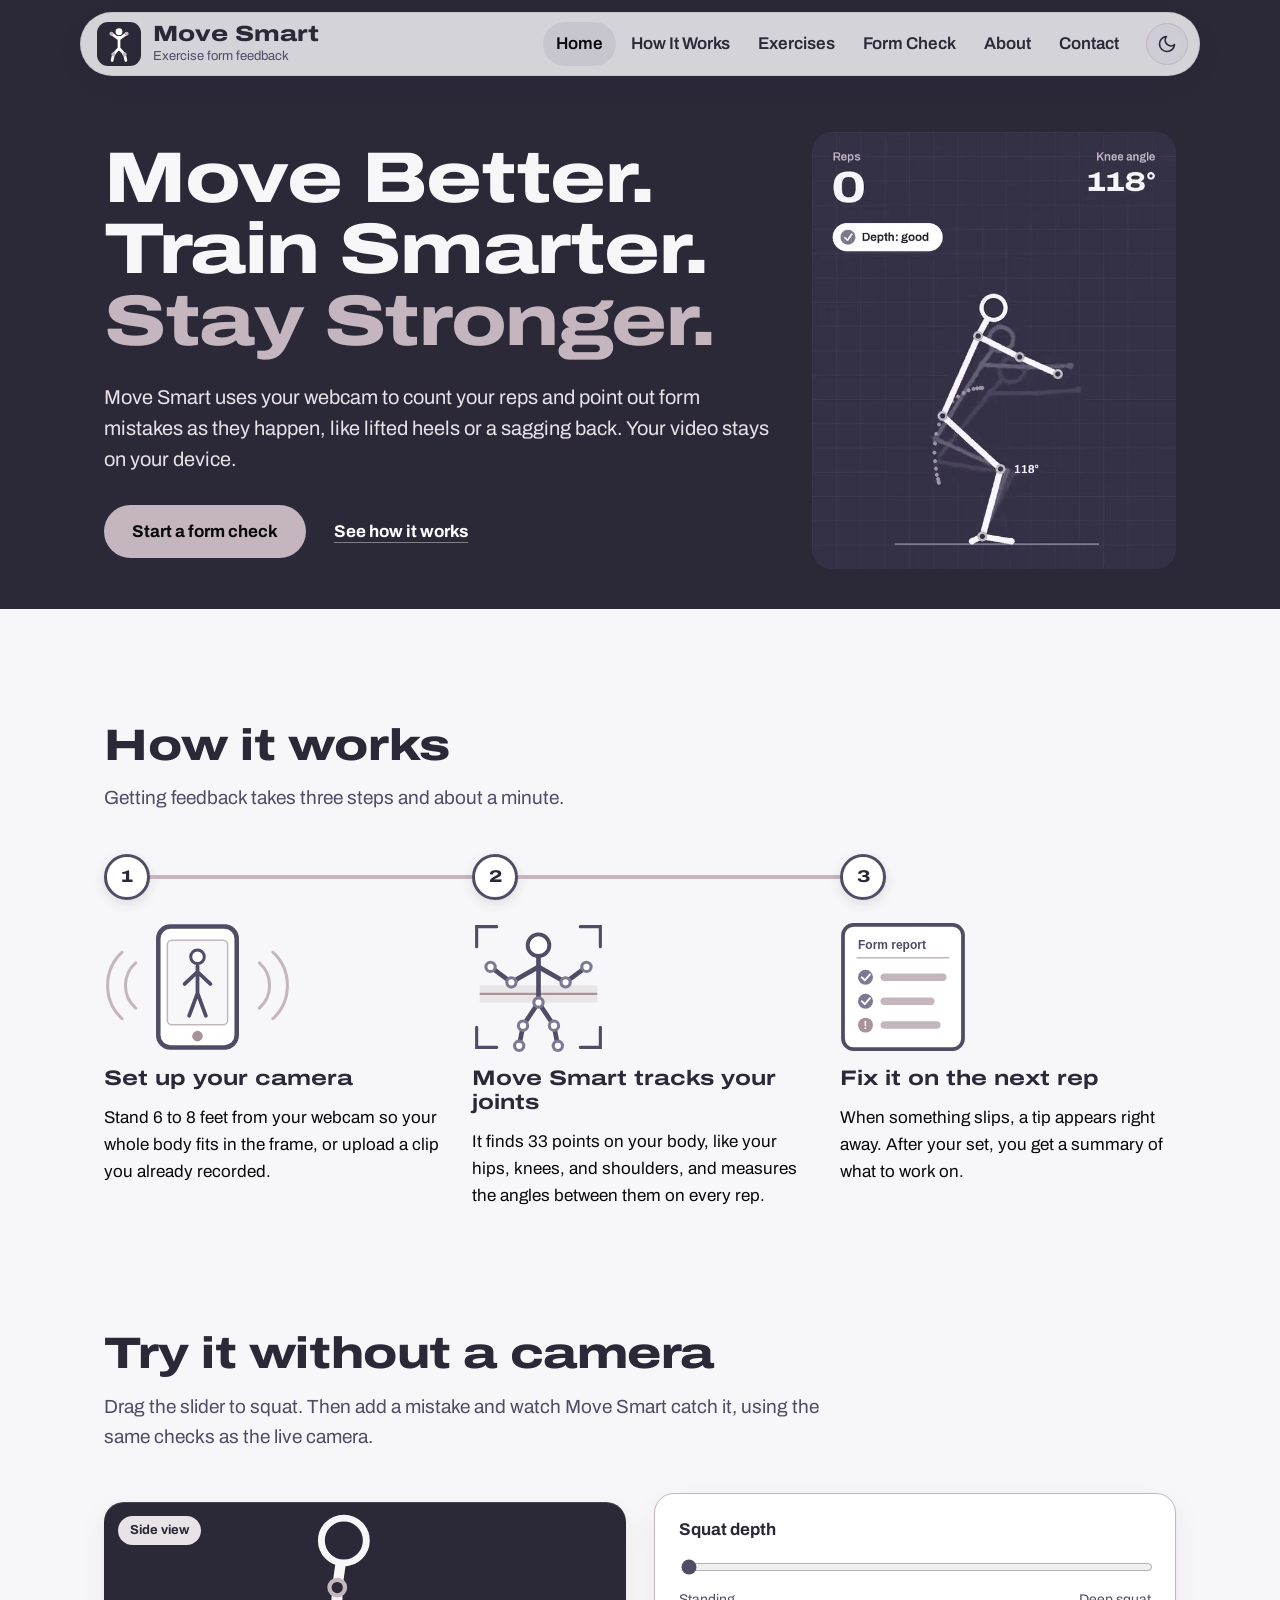
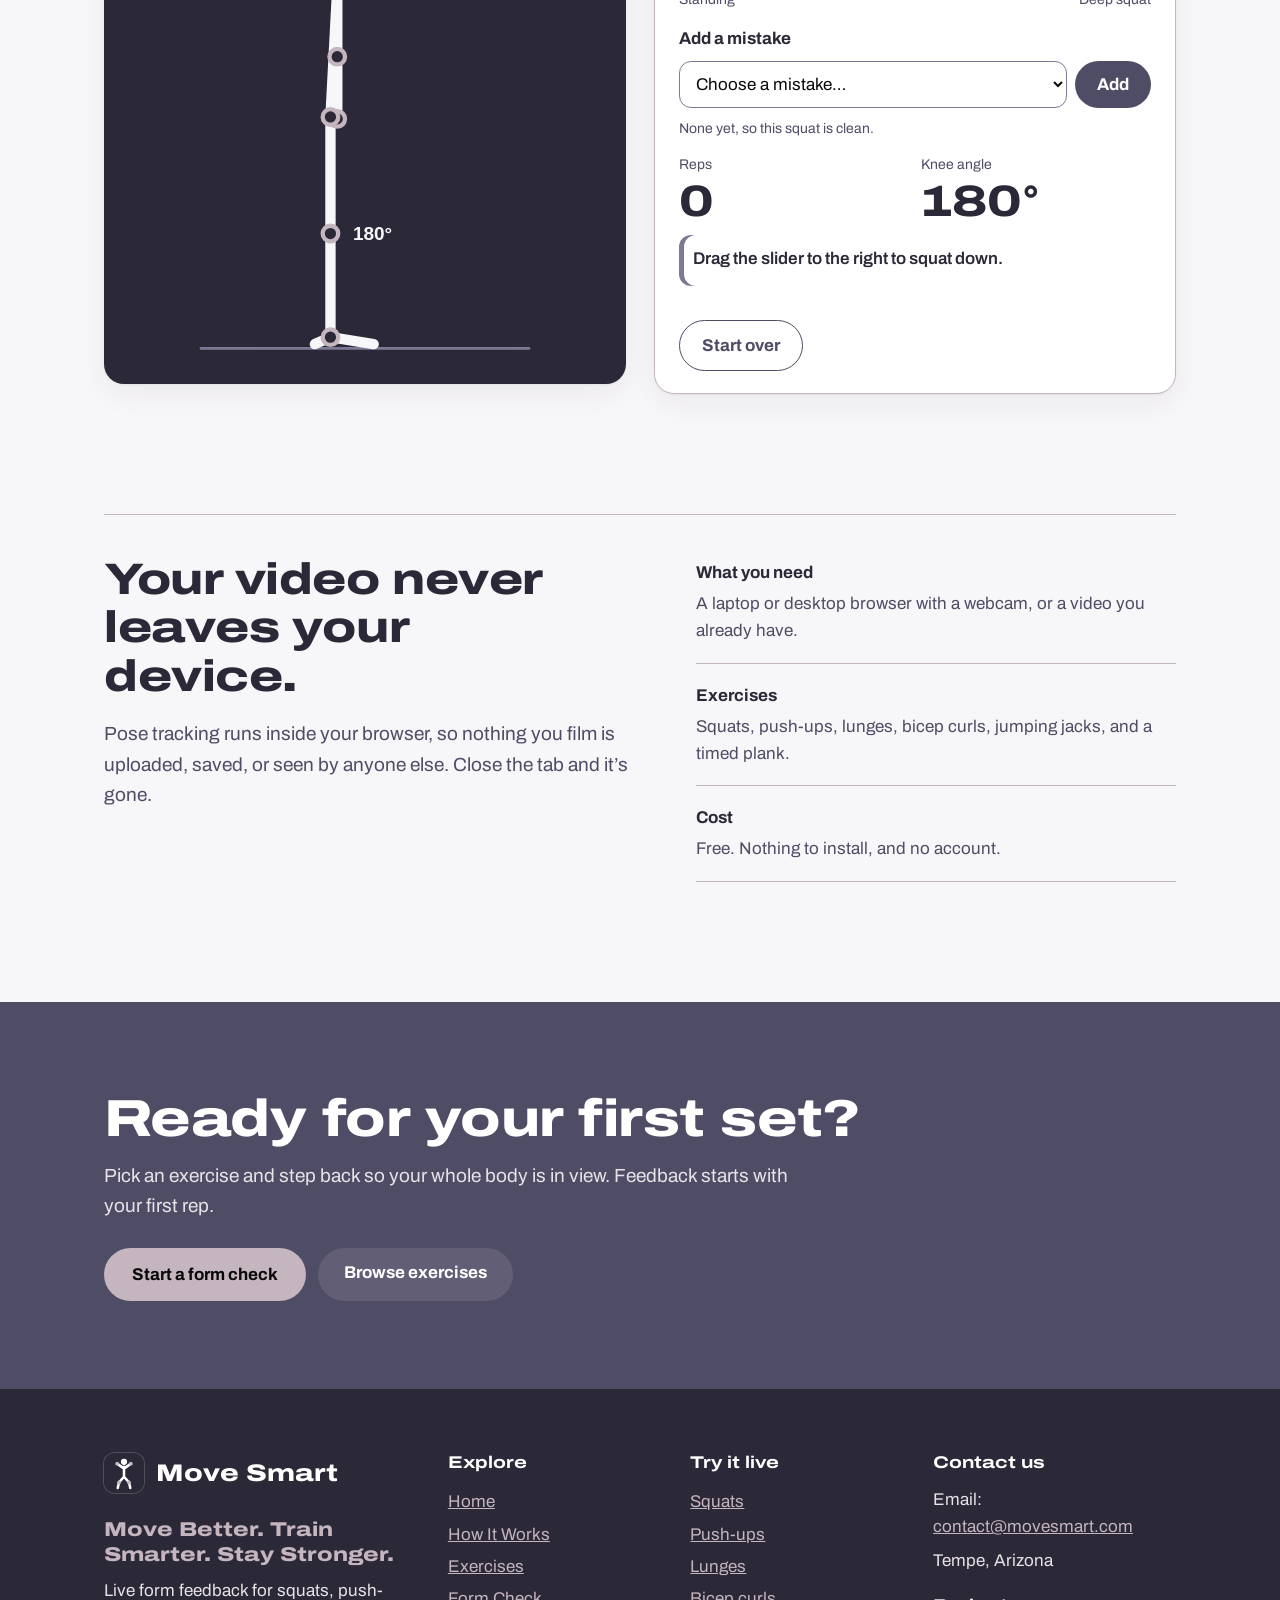
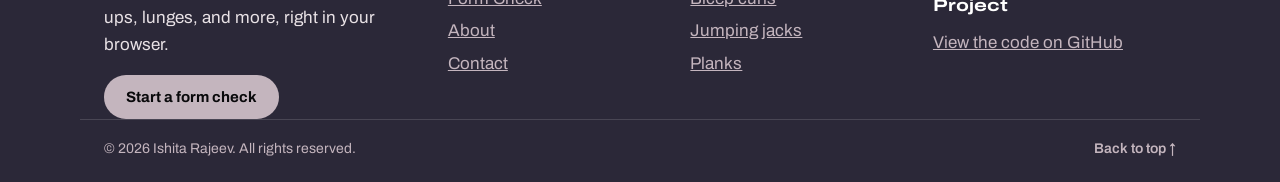
<file: index.html>
<!DOCTYPE html>
<html lang="en">
<head>
  <meta charset="UTF-8">
  <meta name="viewport" content="width=device-width, initial-scale=1.0">
  <meta name="description" content="Move Smart uses your webcam to count reps and catch form mistakes as they happen. Your video never leaves your device.">
  <meta name="keywords" content="exercise form, form check, rep counter, pose tracking, workout feedback, squat form">
  <meta name="author" content="Ishita Rajeev">
  <title>Move Smart | Live Exercise Form Feedback</title>
  <link rel="icon" href="images/logo.svg" type="image/svg+xml">
  <link rel="preconnect" href="https://fonts.googleapis.com">
  <link rel="preconnect" href="https://fonts.gstatic.com" crossorigin>
  <link href="https://fonts.googleapis.com/css2?family=Archivo:wdth,wght@62..125,100..900&display=swap" rel="stylesheet">
  <link rel="stylesheet" href="css/style.css">
  <script>
    // pick light or dark before the page shows, so it never flashes the wrong colors
    (function () {
      var root = document.documentElement, theme = null;
      try { theme = localStorage.getItem("movesmart-theme"); } catch (e) {}
      if (theme !== "light" && theme !== "dark") {
        theme = window.matchMedia && matchMedia("(prefers-color-scheme: dark)").matches ? "dark" : "light";
      }
      root.setAttribute("data-theme", theme);
      root.className += " js";
    })();
  </script>
  <script src="js/site.js" defer></script>
  <script src="js/pose-logic.js" defer></script>
  <script src="js/practice.js" defer></script>
</head>
<body>


  <a class="skip-link" href="#main">Skip to main content</a>

  <header class="site-header">
    <div class="container header-bar">
      <a href="index.html" class="brand">
        <img src="images/logo.svg" alt="" width="44" height="44">
        <span>
          <span class="brand-name">Move Smart</span>
          <span class="tagline">Exercise form feedback</span>
        </span>
      </a>
      <button type="button" class="menu-toggle" aria-expanded="false" aria-controls="site-nav">
        <span class="menu-icon" aria-hidden="true"></span>
        <span class="menu-text">Menu</span>
      </button>
      <nav class="site-nav" id="site-nav" aria-label="Main navigation">
        <ul>
            <li><a href="index.html" class="active" aria-current="page">Home</a></li>
            <li><a href="how-it-works.html">How It Works</a></li>
            <li><a href="exercises.html">Exercises</a></li>
            <li><a href="form-check.html">Form Check</a></li>
            <li><a href="about.html">About</a></li>
            <li><a href="contact.html">Contact</a></li>
        </ul>
      </nav>
      <button type="button" class="theme-toggle" aria-pressed="false" title="Switch to dark mode">
        <span class="visually-hidden">Dark mode</span>
        <svg class="icon-moon" viewBox="0 0 24 24" fill="none" stroke="currentColor" stroke-width="2" stroke-linecap="round" stroke-linejoin="round" aria-hidden="true" focusable="false"><path d="M21 12.8A9 9 0 1 1 11.2 3a7 7 0 0 0 9.8 9.8z"/></svg>
        <svg class="icon-sun" viewBox="0 0 24 24" fill="none" stroke="currentColor" stroke-width="2" stroke-linecap="round" aria-hidden="true" focusable="false"><circle cx="12" cy="12" r="4.5"/><path d="M12 1.5v2.5M12 20v2.5M1.5 12H4M20 12h2.5M4.6 4.6l1.8 1.8M17.6 17.6l1.8 1.8M4.6 19.4l1.8-1.8M17.6 6.4l1.8-1.8"/></svg>
      </button>
    </div>
  </header>

  <main id="main">

    <section class="hero">
      <div class="container hero-grid">
        <div class="hero-text">
          <h1><span>Move Better.</span> <span>Train Smarter.</span> <span class="hero-accent">Stay Stronger.</span></h1>
          <p>Move Smart uses your webcam to count your reps and point out form mistakes as they happen, like lifted heels or a sagging back. Your video stays on your device.</p>
          <div class="hero-actions">
            <a href="form-check.html#live-check" class="btn">Start a form check</a>
            <a href="#how" class="hero-link">See how it works</a>
          </div>
        </div>
        <div class="hero-media">
          <video class="hero-video" autoplay muted loop playsinline poster="images/hero-loop-poster.jpg" width="600" height="720" aria-label="A pose-tracking skeleton does three squats while Move Smart counts the reps, shows the knee angle, and gives feedback on each rep">
            <source src="videos/hero-loop.mp4" type="video/mp4">
            <source src="videos/hero-loop.webm" type="video/webm">
          </video>
          <img class="hero-img" src="images/hero.svg" alt="Four overlapping pose-tracking outlines showing one squat from standing to the bottom position, with the hip path traced and a 55 degree knee angle marked" width="440" height="530">
        </div>
      </div>
    </section>

    <section class="container how" id="how">
      <h2>How it works</h2>
      <p class="section-intro">Getting feedback takes three steps and about a minute.</p>
      <ol class="steps">
        <li class="step">
          <span class="step-num" aria-hidden="true">1</span>
          <img class="img-light" src="images/step-record.svg" alt="Phone recording a person exercising" width="248" height="172">
          <img class="img-dark" src="images/step-record-dark.svg" alt="Phone recording a person exercising" width="248" height="172">
          <h3>Set up your camera</h3>
          <p>Stand 6 to 8 feet from your webcam so your whole body fits in the frame, or upload a clip you already recorded.</p>
        </li>
        <li class="step">
          <span class="step-num" aria-hidden="true">2</span>
          <img class="img-light" src="images/step-analyze.svg" alt="Body outline with tracking points on the joints" width="172" height="168">
          <img class="img-dark" src="images/step-analyze-dark.svg" alt="Body outline with tracking points on the joints" width="172" height="168">
          <h3>Move Smart tracks your joints</h3>
          <p>It finds 33 points on your body, like your hips, knees, and shoulders, and measures the angles between them on every rep.</p>
        </li>
        <li class="step">
          <span class="step-num" aria-hidden="true">3</span>
          <img class="img-light" src="images/step-feedback.svg" alt="Form report with two checks and one tip" width="168" height="174">
          <img class="img-dark" src="images/step-feedback-dark.svg" alt="Form report with two checks and one tip" width="168" height="174">
          <h3>Fix it on the next rep</h3>
          <p>When something slips, a tip appears right away. After your set, you get a summary of what to work on.</p>
        </li>
      </ol>
    </section>

    <section class="container practice" id="practice">
      <h2>Try it without a camera</h2>
      <p class="section-intro">Drag the slider to squat. Then add a mistake and watch Move Smart catch it, using the same checks as the live camera.</p>
      <div class="practice-grid">
        <div class="practice-stage">
          <span class="practice-view" id="practice-view">Side view</span>
          <svg id="practice-svg" viewBox="420 0 440 530" width="440" height="530" role="img" aria-labelledby="practice-svg-title">
            <title id="practice-svg-title">A pose-tracking skeleton that squats as you move the slider</title>
            <line x1="450" y1="503" x2="830" y2="503" stroke="#7c7994" stroke-width="3" stroke-linecap="round"/>
          </svg>
        </div>
        <div class="practice-panel">
          <label for="practice-depth">Squat depth</label>
          <input type="range" id="practice-depth" min="0" max="100" step="1" value="0" aria-describedby="practice-scale">
          <p class="practice-scale" id="practice-scale"><span>Standing</span><span>Deep squat</span></p>
          <div class="practice-mistakes">
            <label for="practice-add">Add a mistake</label>
            <div class="mistake-picker">
              <select id="practice-add">
                <option value="">Choose a mistake&hellip;</option>
                <option value="heels">Lift my heels</option>
                <option value="lean">Lean too far forward</option>
                <option value="shallow">Stop before I&rsquo;m deep enough</option>
                <option value="top">Don&rsquo;t stand all the way up</option>
                <option value="knees">Let my knees cave in</option>
              </select>
              <button type="button" class="btn btn-small btn-dark" id="practice-add-button">Add</button>
            </div>
            <ul class="mistake-chips" id="practice-chips" aria-label="Mistakes added" aria-live="polite"></ul>
          </div>
          <div class="practice-stats">
            <div>
              <span class="stat-label">Reps</span>
              <span class="stat-value" id="practice-reps">0</span>
            </div>
            <div>
              <span class="stat-label">Knee angle</span>
              <span class="stat-value" id="practice-angle">180&deg;</span>
            </div>
          </div>
          <p class="practice-cue" id="practice-cue" aria-live="polite">Drag the slider to the right to squat down.</p>
          <ol class="check-list rep-log" id="practice-log"></ol>
          <button type="button" class="btn btn-outline btn-small" id="practice-reset">Start over</button>
        </div>
      </div>
    </section>

    <section class="container privacy" id="privacy">
      <div class="privacy-grid">
        <div>
          <h2>Your video never leaves your device.</h2>
          <p>Pose tracking runs inside your browser, so nothing you film is uploaded, saved, or seen by anyone else. Close the tab and it&rsquo;s gone.</p>
        </div>
        <dl class="privacy-facts">
          <div>
            <dt>What you need</dt>
            <dd>A laptop or desktop browser with a webcam, or a video you already have.</dd>
          </div>
          <div>
            <dt>Exercises</dt>
            <dd>Squats, push-ups, lunges, bicep curls, jumping jacks, and a timed plank.</dd>
          </div>
          <div>
            <dt>Cost</dt>
            <dd>Free. Nothing to install, and no account.</dd>
          </div>
        </dl>
      </div>
    </section>

    <section class="closing">
      <div class="container">
        <h2>Ready for your first set?</h2>
        <p>Pick an exercise and step back so your whole body is in view. Feedback starts with your first rep.</p>
        <div class="closing-buttons">
          <a href="form-check.html#live-check" class="btn">Start a form check</a>
          <a href="exercises.html" class="btn btn-ghost">Browse exercises</a>
        </div>
      </div>
    </section>
  </main>

  <footer class="site-footer">
    <div class="container footer-top">
      <div class="footer-brand">
        <a href="index.html" class="footer-logo"><img src="images/logo.svg" alt="" width="40" height="40"> <span>Move Smart</span></a>
        <p class="footer-tagline">Move Better. Train Smarter. Stay Stronger.</p>
        <p>Live form feedback for squats, push-ups, lunges, and more, right in your browser.</p>
        <a href="form-check.html#live-check" class="btn btn-small">Start a form check</a>
      </div>
      <nav class="footer-col" aria-label="Footer">
        <h4>Explore</h4>
        <ul class="footer-links">
          <li><a href="index.html">Home</a></li>
          <li><a href="how-it-works.html">How It Works</a></li>
          <li><a href="exercises.html">Exercises</a></li>
          <li><a href="form-check.html">Form Check</a></li>
          <li><a href="about.html">About</a></li>
          <li><a href="contact.html">Contact</a></li>
        </ul>
      </nav>
      <div class="footer-col">
        <h4>Try it live</h4>
        <ul class="footer-links">
          <li><a href="form-check.html?exercise=squat#live-check">Squats</a></li>
          <li><a href="form-check.html?exercise=pushup#live-check">Push-ups</a></li>
          <li><a href="form-check.html?exercise=lunge#live-check">Lunges</a></li>
          <li><a href="form-check.html?exercise=curl#live-check">Bicep curls</a></li>
          <li><a href="form-check.html?exercise=jack#live-check">Jumping jacks</a></li>
          <li><a href="form-check.html?exercise=plank#live-check">Planks</a></li>
        </ul>
      </div>
      <div class="footer-col">
        <h4>Contact us</h4>
        <p>Email: <a href="mailto:contact@movesmart.com">contact@movesmart.com</a></p>
        <p>Tempe, Arizona</p>
        <h4 class="footer-follow">Project</h4>
        <p><a href="https://github.com/rajeevishita/MoveSmart" target="_blank" rel="noopener">View the code on GitHub</a></p>
      </div>
    </div>
    <div class="container footer-bottom">
      <p class="copyright">&copy; 2026 Ishita Rajeev. All rights reserved.</p>
      <a href="#main" class="back-to-top">Back to top <span aria-hidden="true">&uarr;</span></a>
    </div>
  </footer>

</body>
</html>
</file>
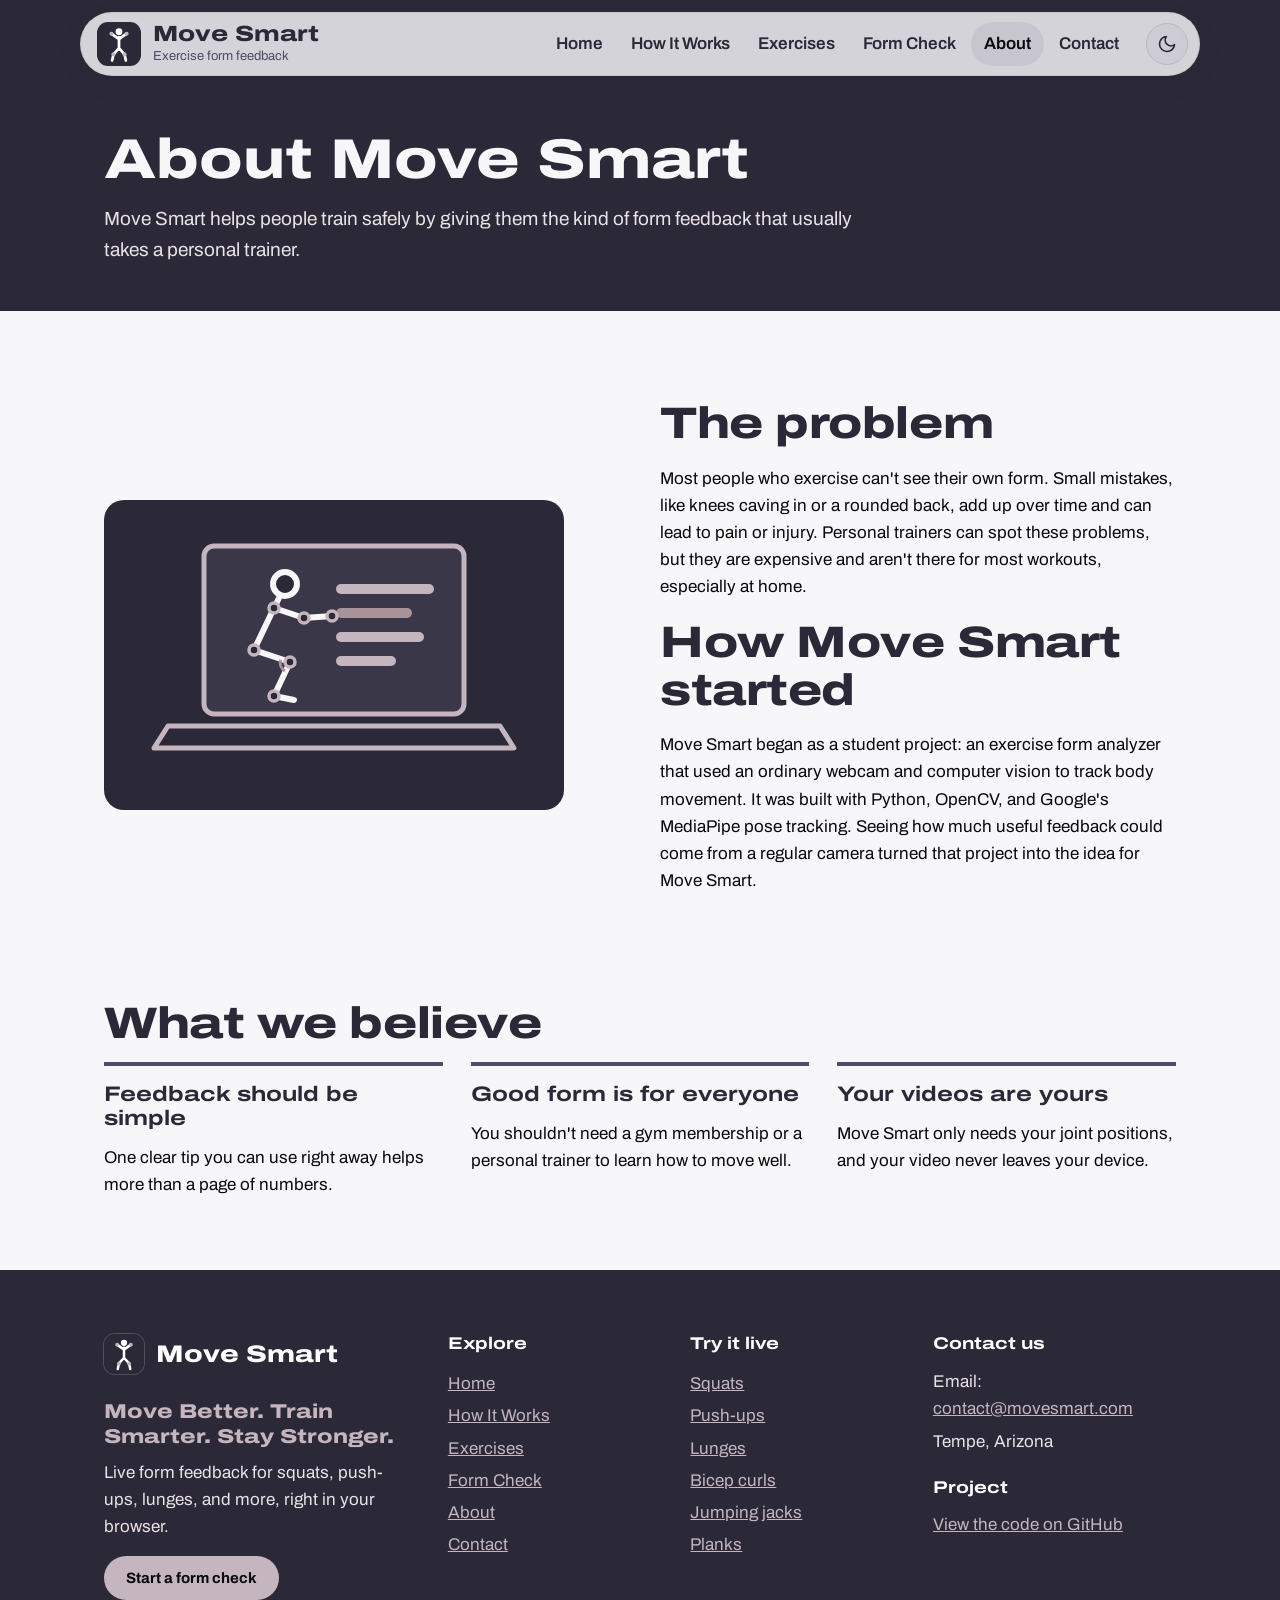
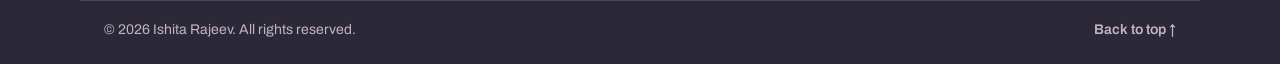
<file: about.html>
<!DOCTYPE html>
<html lang="en">
<head>
  <meta charset="UTF-8">
  <meta name="viewport" content="width=device-width, initial-scale=1.0">
  <meta name="description" content="Learn why Move Smart exists, how it grew out of a student computer vision project, and what we believe about good form.">
  <meta name="keywords" content="about Move Smart, exercise form problem, computer vision, MediaPipe">
  <meta name="author" content="Ishita Rajeev">
  <title>About | Move Smart</title>
  <link rel="icon" href="images/logo.svg" type="image/svg+xml">
  <link rel="preconnect" href="https://fonts.googleapis.com">
  <link rel="preconnect" href="https://fonts.gstatic.com" crossorigin>
  <link href="https://fonts.googleapis.com/css2?family=Archivo:wdth,wght@62..125,100..900&display=swap" rel="stylesheet">
  <link rel="stylesheet" href="css/style.css">
  <script>
    // pick light or dark before the page shows, so it never flashes the wrong colors
    (function () {
      var root = document.documentElement, theme = null;
      try { theme = localStorage.getItem("movesmart-theme"); } catch (e) {}
      if (theme !== "light" && theme !== "dark") {
        theme = window.matchMedia && matchMedia("(prefers-color-scheme: dark)").matches ? "dark" : "light";
      }
      root.setAttribute("data-theme", theme);
      root.className += " js";
    })();
  </script>
  <script src="js/site.js" defer></script>
</head>
<body>

  <a class="skip-link" href="#main">Skip to main content</a>

  <header class="site-header">
    <div class="container header-bar">
      <a href="index.html" class="brand">
        <img src="images/logo.svg" alt="" width="44" height="44">
        <span>
          <span class="brand-name">Move Smart</span>
          <span class="tagline">Exercise form feedback</span>
        </span>
      </a>
      <button type="button" class="menu-toggle" aria-expanded="false" aria-controls="site-nav">
        <span class="menu-icon" aria-hidden="true"></span>
        <span class="menu-text">Menu</span>
      </button>
      <nav class="site-nav" id="site-nav" aria-label="Main navigation">
        <ul>
            <li><a href="index.html">Home</a></li>
            <li><a href="how-it-works.html">How It Works</a></li>
            <li><a href="exercises.html">Exercises</a></li>
            <li><a href="form-check.html">Form Check</a></li>
            <li><a href="about.html" class="active" aria-current="page">About</a></li>
            <li><a href="contact.html">Contact</a></li>
        </ul>
      </nav>
      <button type="button" class="theme-toggle" aria-pressed="false" title="Switch to dark mode">
        <span class="visually-hidden">Dark mode</span>
        <svg class="icon-moon" viewBox="0 0 24 24" fill="none" stroke="currentColor" stroke-width="2" stroke-linecap="round" stroke-linejoin="round" aria-hidden="true" focusable="false"><path d="M21 12.8A9 9 0 1 1 11.2 3a7 7 0 0 0 9.8 9.8z"/></svg>
        <svg class="icon-sun" viewBox="0 0 24 24" fill="none" stroke="currentColor" stroke-width="2" stroke-linecap="round" aria-hidden="true" focusable="false"><circle cx="12" cy="12" r="4.5"/><path d="M12 1.5v2.5M12 20v2.5M1.5 12H4M20 12h2.5M4.6 4.6l1.8 1.8M17.6 17.6l1.8 1.8M4.6 19.4l1.8-1.8M17.6 6.4l1.8-1.8"/></svg>
      </button>
    </div>
  </header>

  <main id="main">

    <section class="page-intro">
      <div class="container">
        <h1>About Move Smart</h1>
        <p>Move Smart helps people train safely by giving them the kind of form feedback that usually takes a personal trainer.</p>
      </div>
    </section>

    <section class="container page-section">
      <div class="split">
        <img src="images/about.svg" alt="Laptop screen showing a pose-tracking skeleton next to lines of analysis" width="460" height="310">
        <div>
          <h2>The problem</h2>
          <p>Most people who exercise can't see their own form. Small mistakes, like knees caving in or a rounded back, add up over time and can lead to pain or injury. Personal trainers can spot these problems, but they are expensive and aren't there for most workouts, especially at home.</p>
          <h2>How Move Smart started</h2>
          <p>Move Smart began as a student project: an exercise form analyzer that used an ordinary webcam and computer vision to track body movement. It was built with Python, OpenCV, and Google's MediaPipe pose tracking. Seeing how much useful feedback could come from a regular camera turned that project into the idea for Move Smart.</p>
        </div>
      </div>
    </section>

    <section class="container page-section">
      <h2>What we believe</h2>
      <ul class="values">
        <li>
          <h3>Feedback should be simple</h3>
          <p>One clear tip you can use right away helps more than a page of numbers.</p>
        </li>
        <li>
          <h3>Good form is for everyone</h3>
          <p>You shouldn't need a gym membership or a personal trainer to learn how to move well.</p>
        </li>
        <li>
          <h3>Your videos are yours</h3>
          <p>Move Smart only needs your joint positions, and your video never leaves your device.</p>
        </li>
      </ul>
    </section>

  </main>

  <footer class="site-footer">
    <div class="container footer-top">
      <div class="footer-brand">
        <a href="index.html" class="footer-logo"><img src="images/logo.svg" alt="" width="40" height="40"> <span>Move Smart</span></a>
        <p class="footer-tagline">Move Better. Train Smarter. Stay Stronger.</p>
        <p>Live form feedback for squats, push-ups, lunges, and more, right in your browser.</p>
        <a href="form-check.html#live-check" class="btn btn-small">Start a form check</a>
      </div>
      <nav class="footer-col" aria-label="Footer">
        <h4>Explore</h4>
        <ul class="footer-links">
          <li><a href="index.html">Home</a></li>
          <li><a href="how-it-works.html">How It Works</a></li>
          <li><a href="exercises.html">Exercises</a></li>
          <li><a href="form-check.html">Form Check</a></li>
          <li><a href="about.html">About</a></li>
          <li><a href="contact.html">Contact</a></li>
        </ul>
      </nav>
      <div class="footer-col">
        <h4>Try it live</h4>
        <ul class="footer-links">
          <li><a href="form-check.html?exercise=squat#live-check">Squats</a></li>
          <li><a href="form-check.html?exercise=pushup#live-check">Push-ups</a></li>
          <li><a href="form-check.html?exercise=lunge#live-check">Lunges</a></li>
          <li><a href="form-check.html?exercise=curl#live-check">Bicep curls</a></li>
          <li><a href="form-check.html?exercise=jack#live-check">Jumping jacks</a></li>
          <li><a href="form-check.html?exercise=plank#live-check">Planks</a></li>
        </ul>
      </div>
      <div class="footer-col">
        <h4>Contact us</h4>
        <p>Email: <a href="mailto:contact@movesmart.com">contact@movesmart.com</a></p>
        <p>Tempe, Arizona</p>
        <h4 class="footer-follow">Project</h4>
        <p><a href="https://github.com/rajeevishita/MoveSmart" target="_blank" rel="noopener">View the code on GitHub</a></p>
      </div>
    </div>
    <div class="container footer-bottom">
      <p class="copyright">&copy; 2026 Ishita Rajeev. All rights reserved.</p>
      <a href="#main" class="back-to-top">Back to top <span aria-hidden="true">&uarr;</span></a>
    </div>
  </footer>

</body>
</html>
</file>
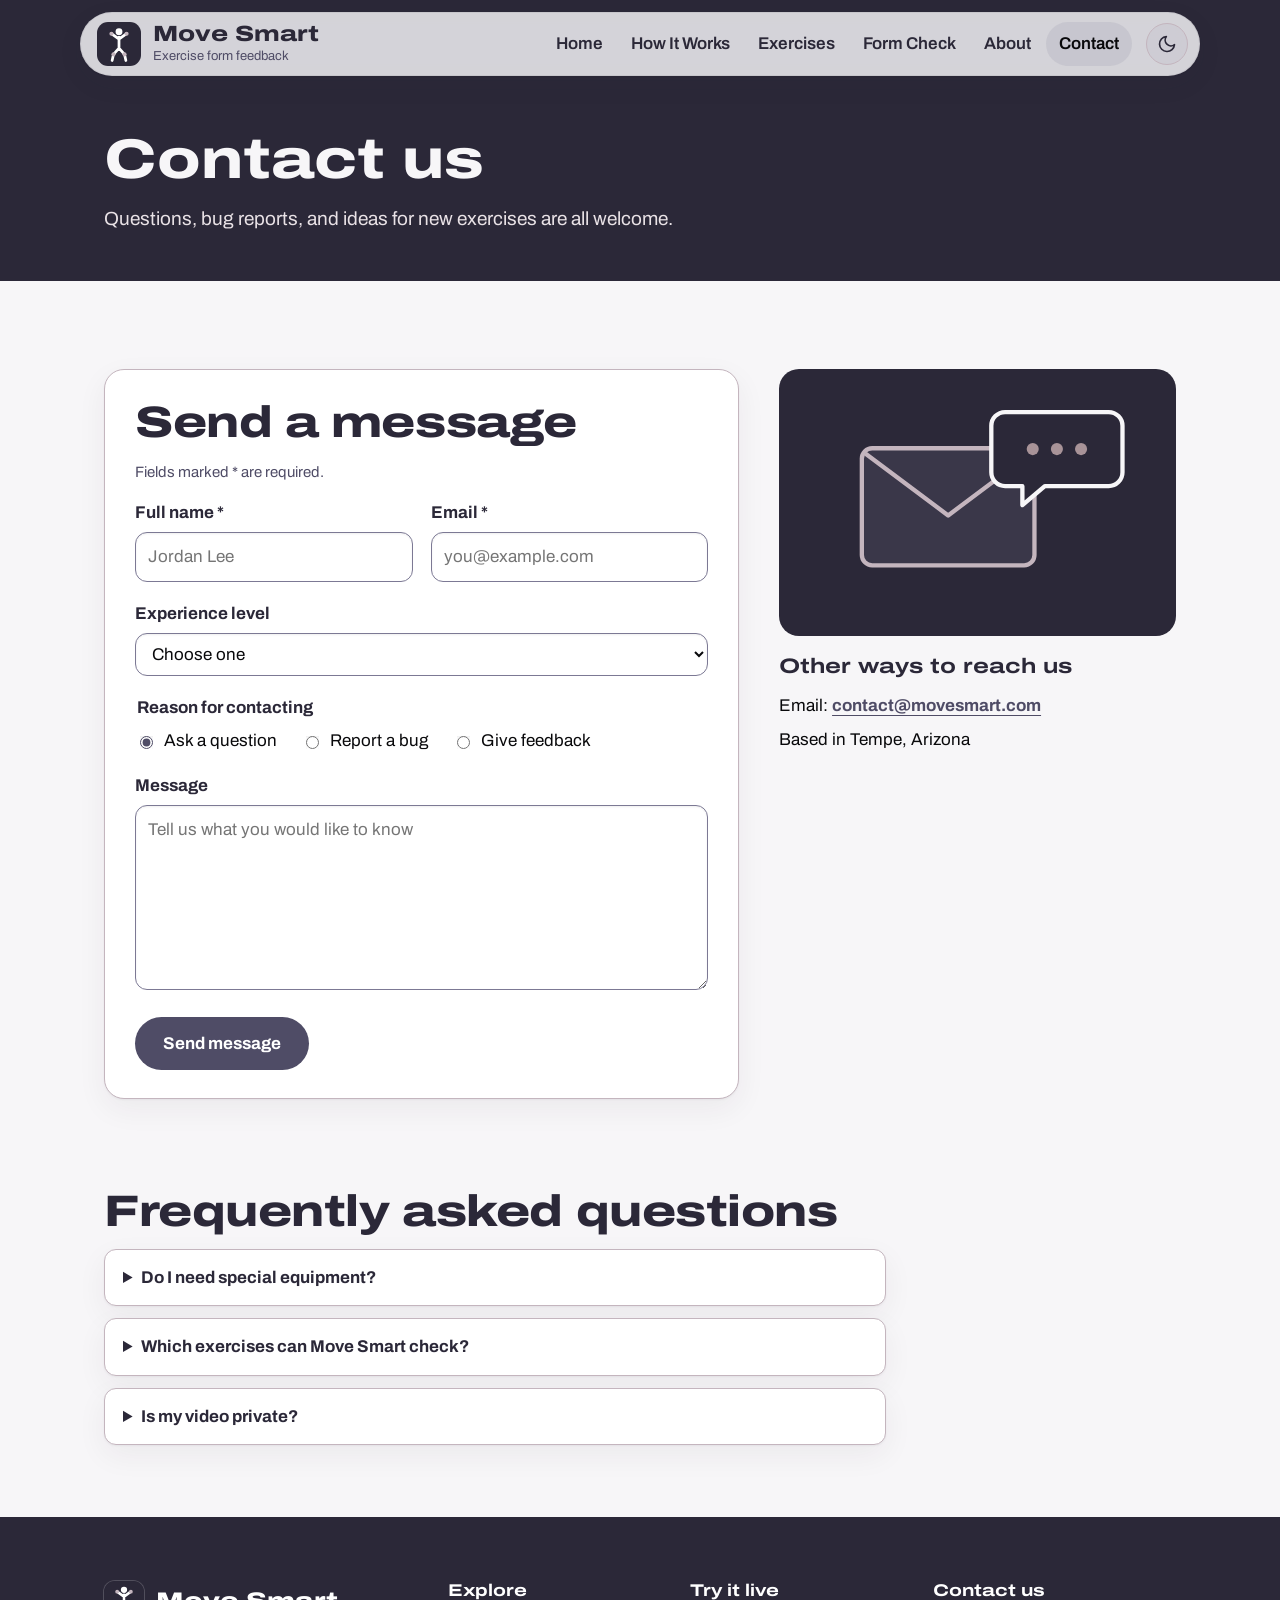
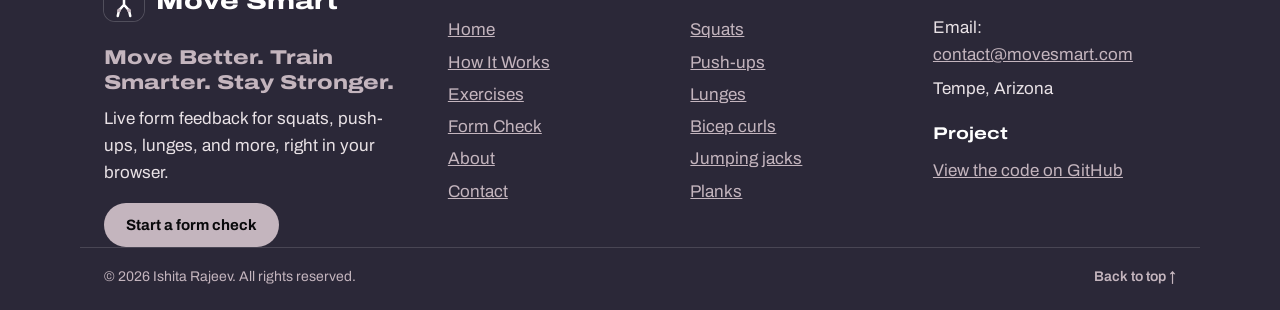
<file: contact.html>
<!DOCTYPE html>
<html lang="en">
<head>
  <meta charset="UTF-8">
  <meta name="viewport" content="width=device-width, initial-scale=1.0">
  <meta name="description" content="Contact Move Smart with a question, a bug report, or an idea for a new exercise.">
  <meta name="keywords" content="contact Move Smart, questions, feedback, bug report">
  <meta name="author" content="Ishita Rajeev">
  <title>Contact | Move Smart</title>
  <link rel="icon" href="images/logo.svg" type="image/svg+xml">
  <link rel="preconnect" href="https://fonts.googleapis.com">
  <link rel="preconnect" href="https://fonts.gstatic.com" crossorigin>
  <link href="https://fonts.googleapis.com/css2?family=Archivo:wdth,wght@62..125,100..900&display=swap" rel="stylesheet">
  <link rel="stylesheet" href="css/style.css">
  <script>
    // pick light or dark before the page shows, so it never flashes the wrong colors
    (function () {
      var root = document.documentElement, theme = null;
      try { theme = localStorage.getItem("movesmart-theme"); } catch (e) {}
      if (theme !== "light" && theme !== "dark") {
        theme = window.matchMedia && matchMedia("(prefers-color-scheme: dark)").matches ? "dark" : "light";
      }
      root.setAttribute("data-theme", theme);
      root.className += " js";
    })();
  </script>
  <script src="js/site.js" defer></script>
</head>
<body>

  <a class="skip-link" href="#main">Skip to main content</a>

  <header class="site-header">
    <div class="container header-bar">
      <a href="index.html" class="brand">
        <img src="images/logo.svg" alt="" width="44" height="44">
        <span>
          <span class="brand-name">Move Smart</span>
          <span class="tagline">Exercise form feedback</span>
        </span>
      </a>
      <button type="button" class="menu-toggle" aria-expanded="false" aria-controls="site-nav">
        <span class="menu-icon" aria-hidden="true"></span>
        <span class="menu-text">Menu</span>
      </button>
      <nav class="site-nav" id="site-nav" aria-label="Main navigation">
        <ul>
            <li><a href="index.html">Home</a></li>
            <li><a href="how-it-works.html">How It Works</a></li>
            <li><a href="exercises.html">Exercises</a></li>
            <li><a href="form-check.html">Form Check</a></li>
            <li><a href="about.html">About</a></li>
            <li><a href="contact.html" class="active" aria-current="page">Contact</a></li>
        </ul>
      </nav>
      <button type="button" class="theme-toggle" aria-pressed="false" title="Switch to dark mode">
        <span class="visually-hidden">Dark mode</span>
        <svg class="icon-moon" viewBox="0 0 24 24" fill="none" stroke="currentColor" stroke-width="2" stroke-linecap="round" stroke-linejoin="round" aria-hidden="true" focusable="false"><path d="M21 12.8A9 9 0 1 1 11.2 3a7 7 0 0 0 9.8 9.8z"/></svg>
        <svg class="icon-sun" viewBox="0 0 24 24" fill="none" stroke="currentColor" stroke-width="2" stroke-linecap="round" aria-hidden="true" focusable="false"><circle cx="12" cy="12" r="4.5"/><path d="M12 1.5v2.5M12 20v2.5M1.5 12H4M20 12h2.5M4.6 4.6l1.8 1.8M17.6 17.6l1.8 1.8M4.6 19.4l1.8-1.8M17.6 6.4l1.8-1.8"/></svg>
      </button>
    </div>
  </header>

  <main id="main">

    <section class="page-intro">
      <div class="container">
        <h1>Contact us</h1>
        <p>Questions, bug reports, and ideas for new exercises are all welcome.</p>
      </div>
    </section>

    <section class="container page-section">
      <div class="contact-grid">
        <form class="contact-form" action="#" method="post">
          <h2>Send a message</h2>
          <p class="form-note">Fields marked * are required.</p>
          <div class="field-row">
            <div class="field">
              <label for="name">Full name *</label>
              <input type="text" id="name" name="name" autocomplete="name" placeholder="Jordan Lee" required>
            </div>
            <div class="field">
              <label for="email">Email *</label>
              <input type="email" id="email" name="email" autocomplete="email" placeholder="you@example.com" required>
            </div>
          </div>
          <div class="field">
            <label for="level">Experience level</label>
            <select id="level" name="level">
              <option value="">Choose one</option>
              <option value="beginner">Beginner</option>
              <option value="intermediate">Intermediate</option>
              <option value="advanced">Advanced</option>
            </select>
          </div>
          <fieldset class="field">
            <legend>Reason for contacting</legend>
            <div class="radio-row">
              <label><input type="radio" name="reason" value="question" checked> Ask a question</label>
              <label><input type="radio" name="reason" value="bug"> Report a bug</label>
              <label><input type="radio" name="reason" value="feedback"> Give feedback</label>
            </div>
          </fieldset>
          <div class="field">
            <label for="message">Message</label>
            <textarea id="message" name="message" rows="6" placeholder="Tell us what you would like to know"></textarea>
          </div>
          <button type="submit" class="btn btn-dark">Send message</button>
        </form>

        <aside class="contact-aside">
          <img src="images/contact.svg" alt="Envelope and a speech bubble" width="460" height="310">
          <h3>Other ways to reach us</h3>
          <p>Email: <a href="mailto:contact@movesmart.com" class="text-link">contact@movesmart.com</a></p>
          <p>Based in Tempe, Arizona</p>
        </aside>
      </div>
    </section>

    <section class="container page-section faq">
      <h2>Frequently asked questions</h2>
      <details>
        <summary>Do I need special equipment?</summary>
        <p>No. You need a laptop or desktop with a webcam (or a video you already recorded) and enough space to step back 6 to 8 feet.</p>
      </details>
      <details>
        <summary>Which exercises can Move Smart check?</summary>
        <p>The <a href="form-check.html#live-check" class="text-link">live form check</a> works with squats, push-ups, lunges, bicep curls, jumping jacks, and planks. The <a href="exercises.html" class="text-link">Exercises page</a> has guides for eight exercises, including the deadlift and overhead press.</p>
      </details>
      <details>
        <summary>Is my video private?</summary>
        <p>Yes. Pose tracking runs in your browser, so your video is never uploaded or saved.</p>
      </details>
    </section>

  </main>

  <footer class="site-footer">
    <div class="container footer-top">
      <div class="footer-brand">
        <a href="index.html" class="footer-logo"><img src="images/logo.svg" alt="" width="40" height="40"> <span>Move Smart</span></a>
        <p class="footer-tagline">Move Better. Train Smarter. Stay Stronger.</p>
        <p>Live form feedback for squats, push-ups, lunges, and more, right in your browser.</p>
        <a href="form-check.html#live-check" class="btn btn-small">Start a form check</a>
      </div>
      <nav class="footer-col" aria-label="Footer">
        <h4>Explore</h4>
        <ul class="footer-links">
          <li><a href="index.html">Home</a></li>
          <li><a href="how-it-works.html">How It Works</a></li>
          <li><a href="exercises.html">Exercises</a></li>
          <li><a href="form-check.html">Form Check</a></li>
          <li><a href="about.html">About</a></li>
          <li><a href="contact.html">Contact</a></li>
        </ul>
      </nav>
      <div class="footer-col">
        <h4>Try it live</h4>
        <ul class="footer-links">
          <li><a href="form-check.html?exercise=squat#live-check">Squats</a></li>
          <li><a href="form-check.html?exercise=pushup#live-check">Push-ups</a></li>
          <li><a href="form-check.html?exercise=lunge#live-check">Lunges</a></li>
          <li><a href="form-check.html?exercise=curl#live-check">Bicep curls</a></li>
          <li><a href="form-check.html?exercise=jack#live-check">Jumping jacks</a></li>
          <li><a href="form-check.html?exercise=plank#live-check">Planks</a></li>
        </ul>
      </div>
      <div class="footer-col">
        <h4>Contact us</h4>
        <p>Email: <a href="mailto:contact@movesmart.com">contact@movesmart.com</a></p>
        <p>Tempe, Arizona</p>
        <h4 class="footer-follow">Project</h4>
        <p><a href="https://github.com/rajeevishita/MoveSmart" target="_blank" rel="noopener">View the code on GitHub</a></p>
      </div>
    </div>
    <div class="container footer-bottom">
      <p class="copyright">&copy; 2026 Ishita Rajeev. All rights reserved.</p>
      <a href="#main" class="back-to-top">Back to top <span aria-hidden="true">&uarr;</span></a>
    </div>
  </footer>

</body>
</html>
</file>
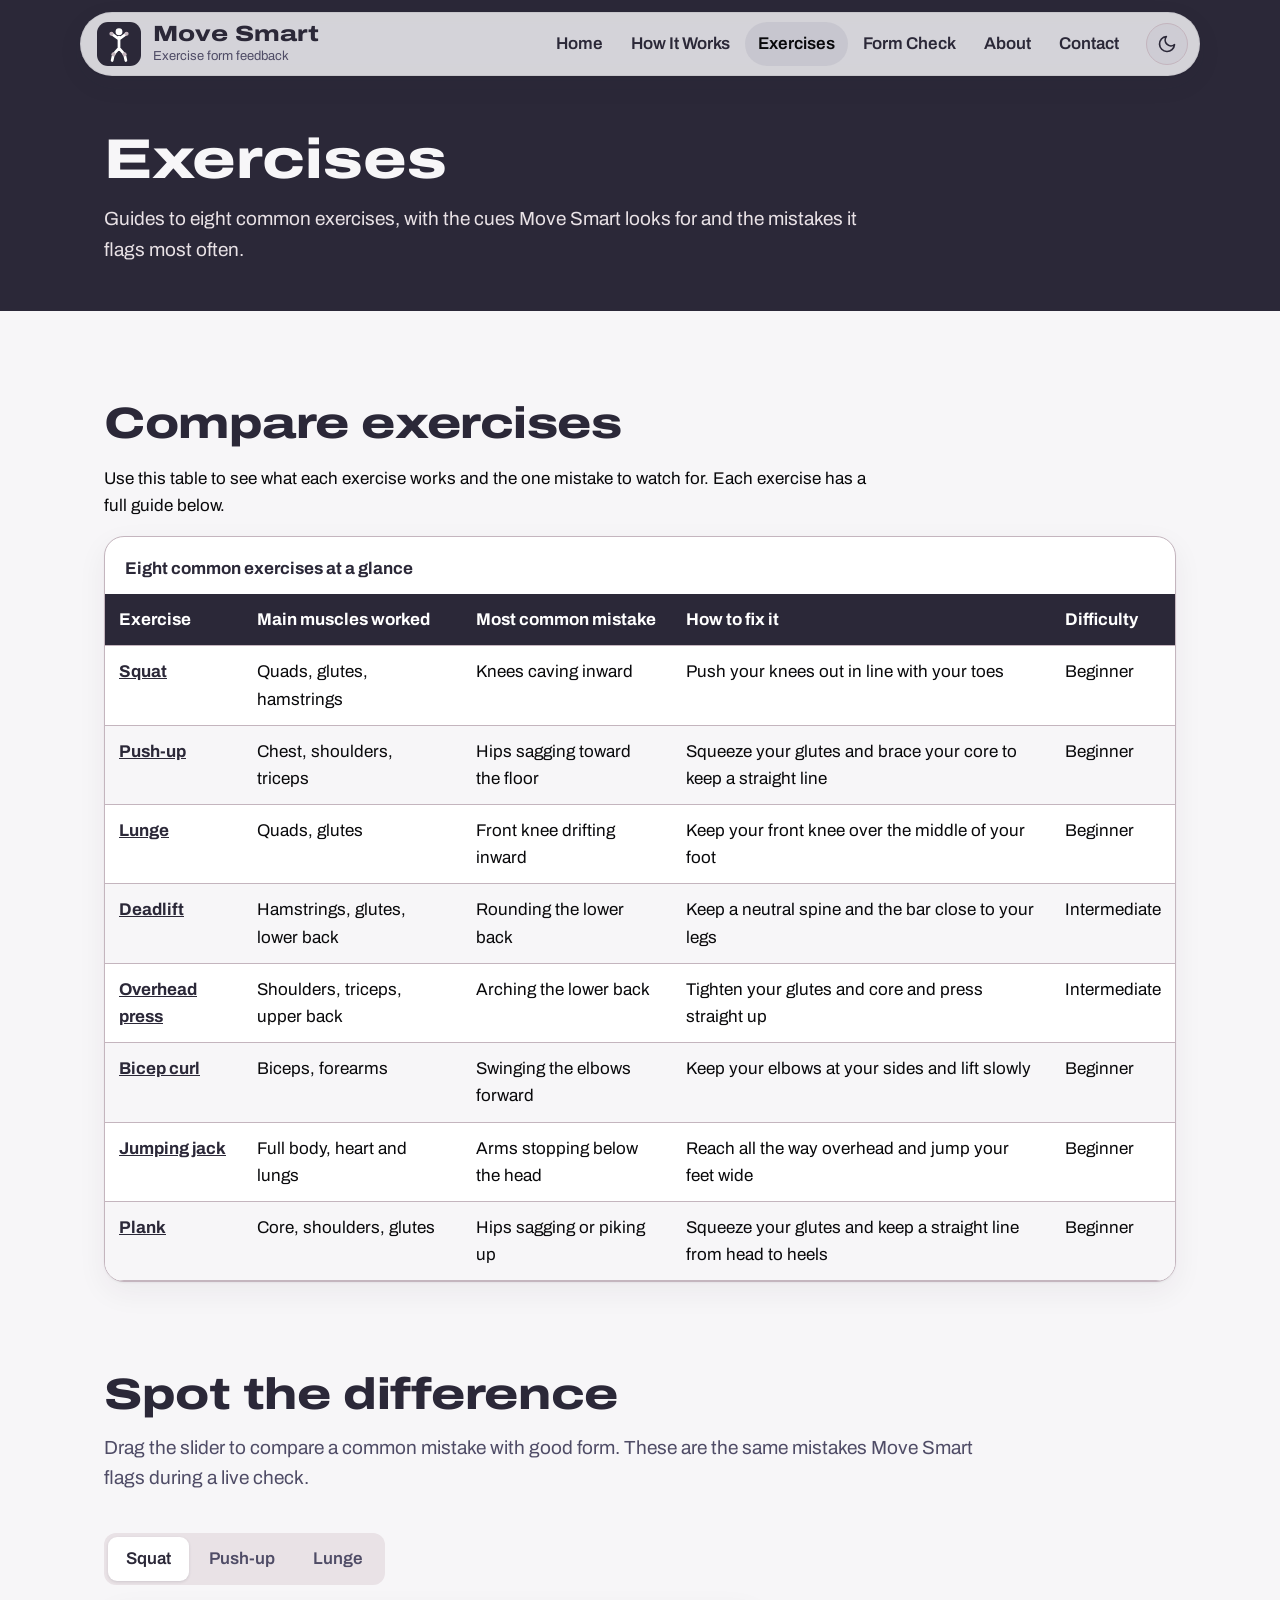
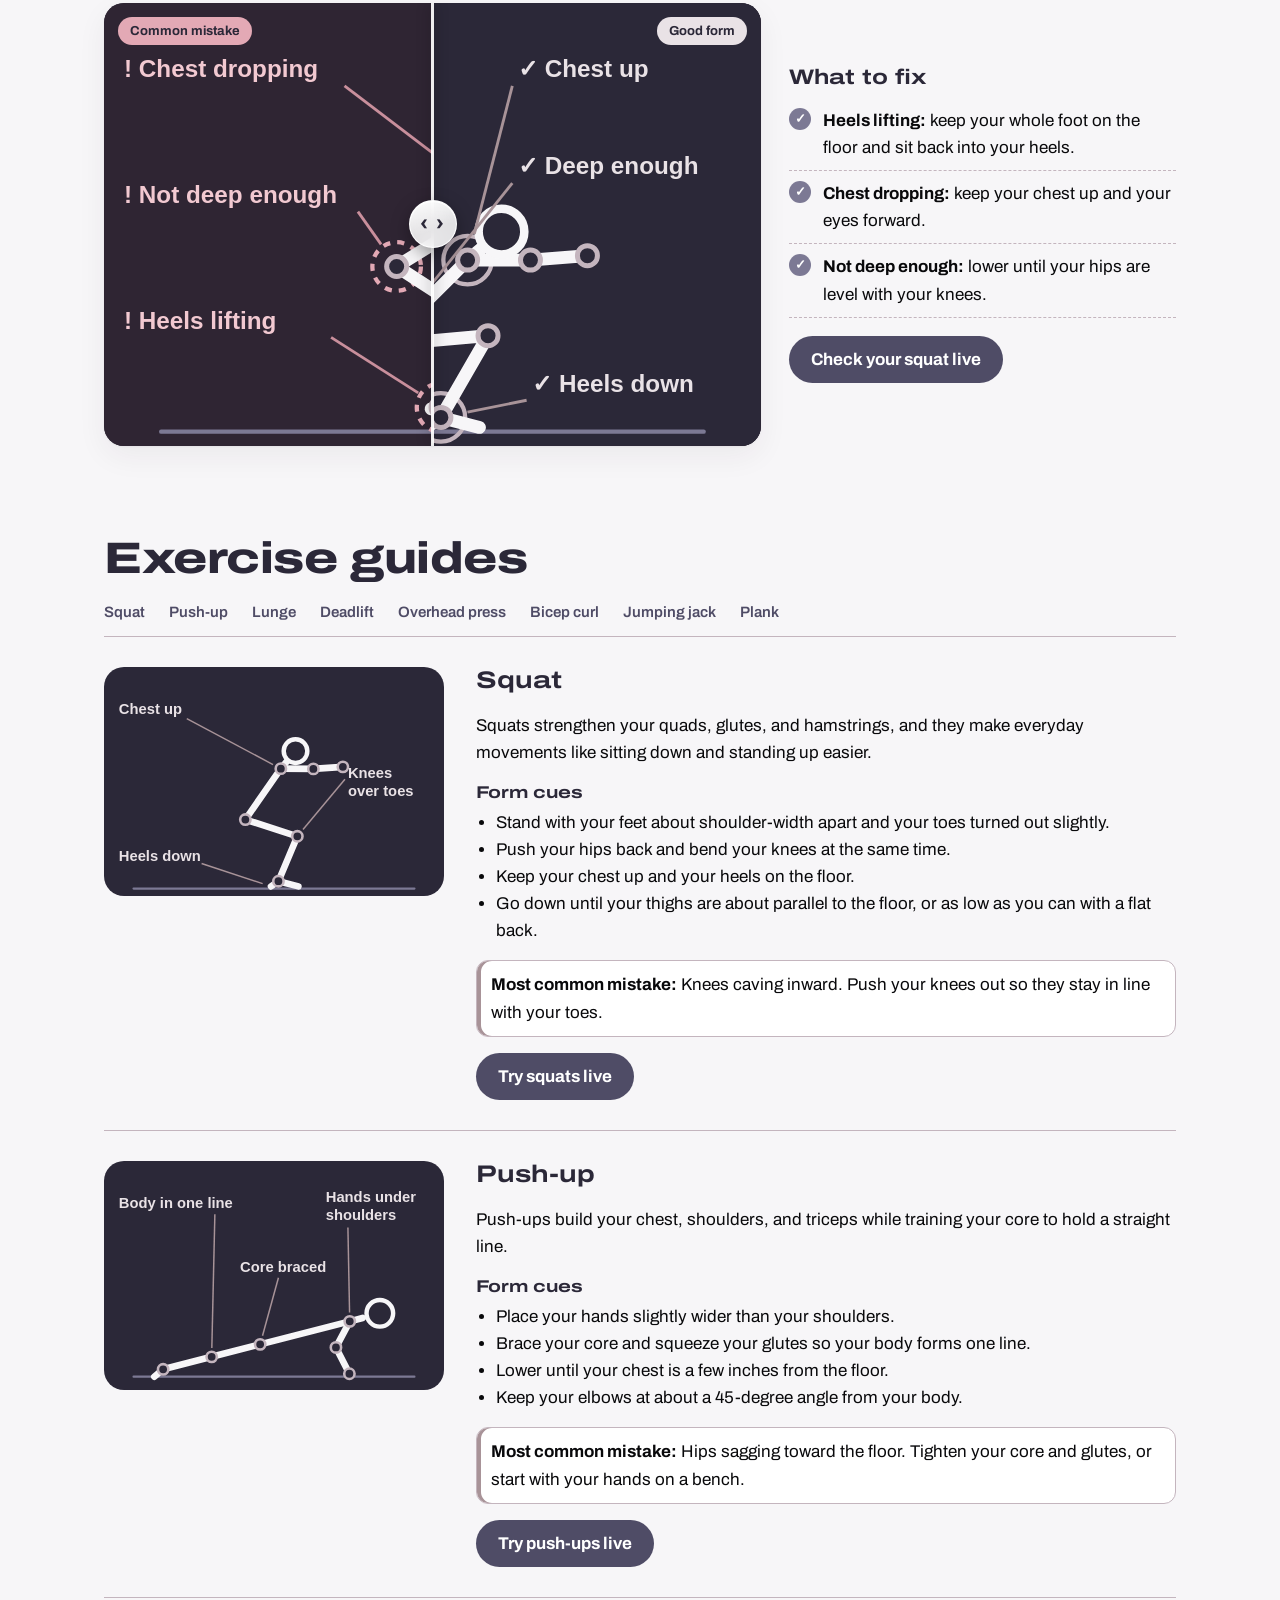
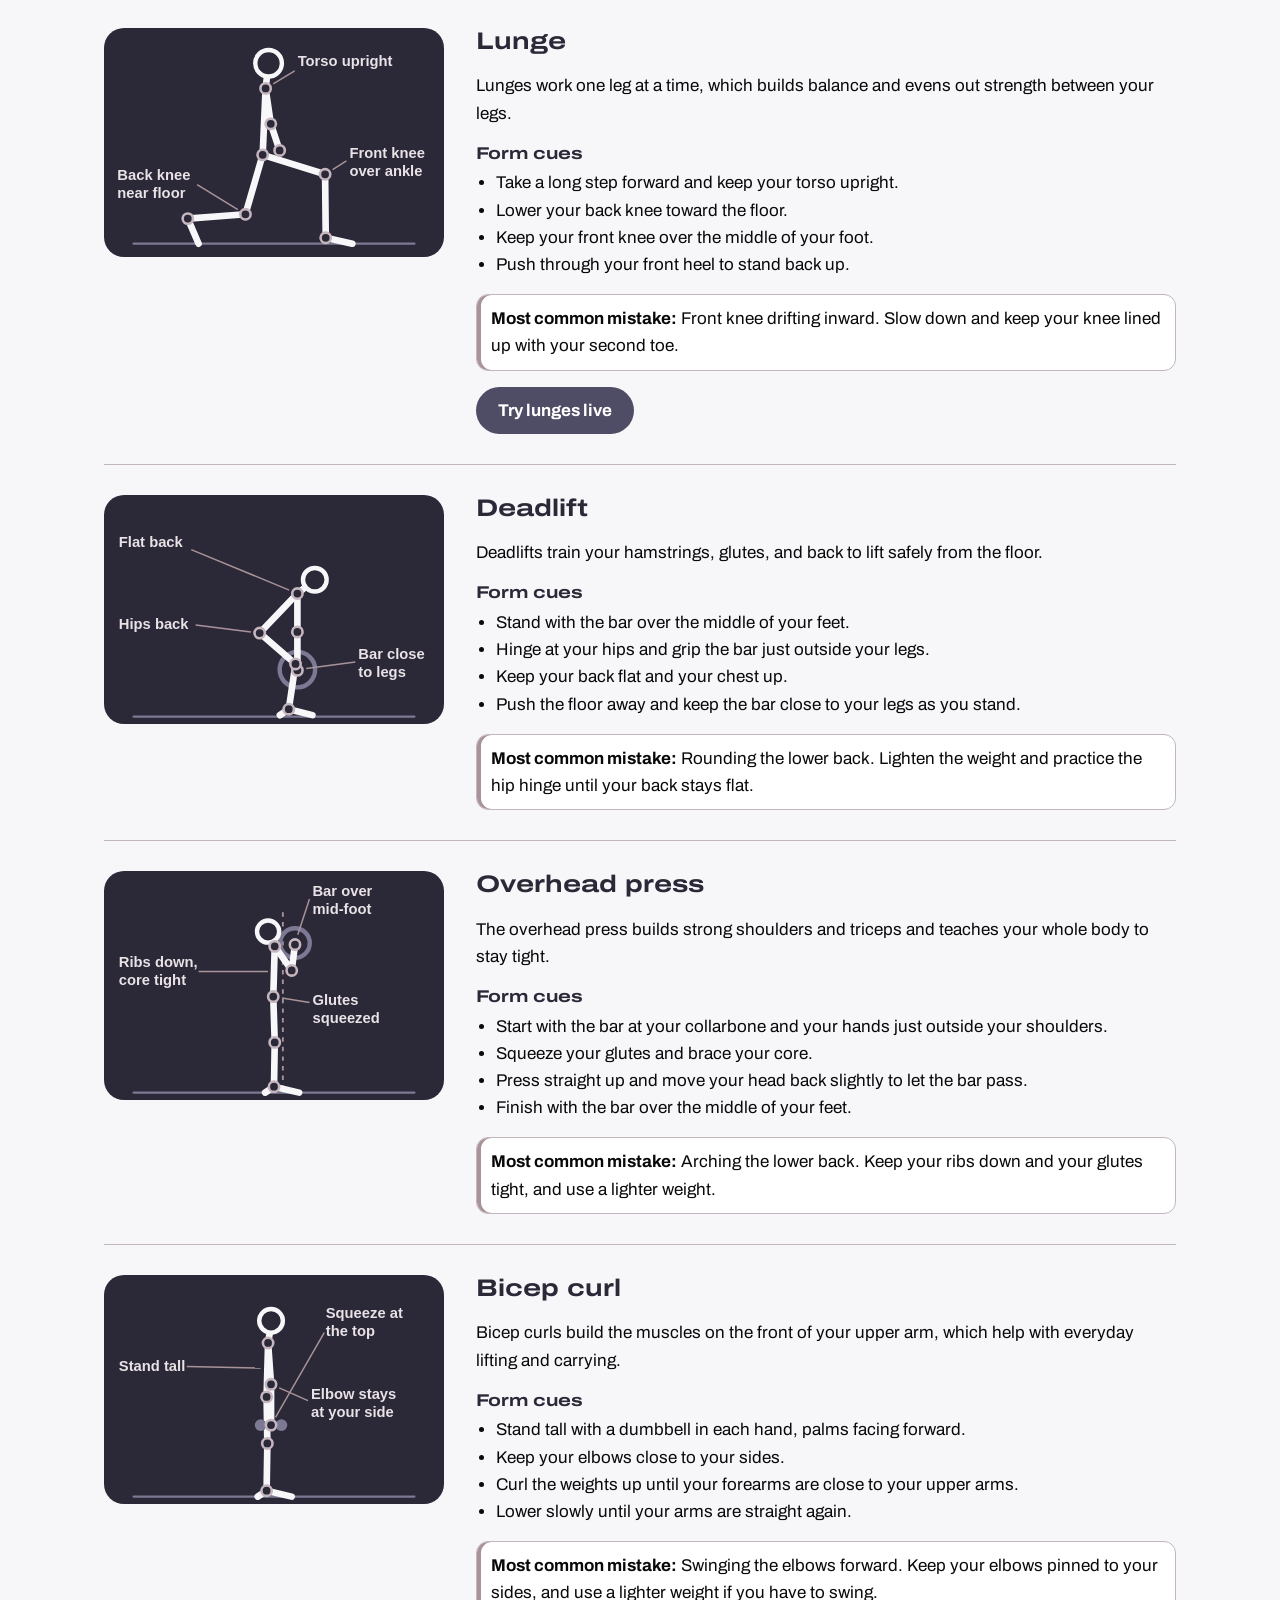
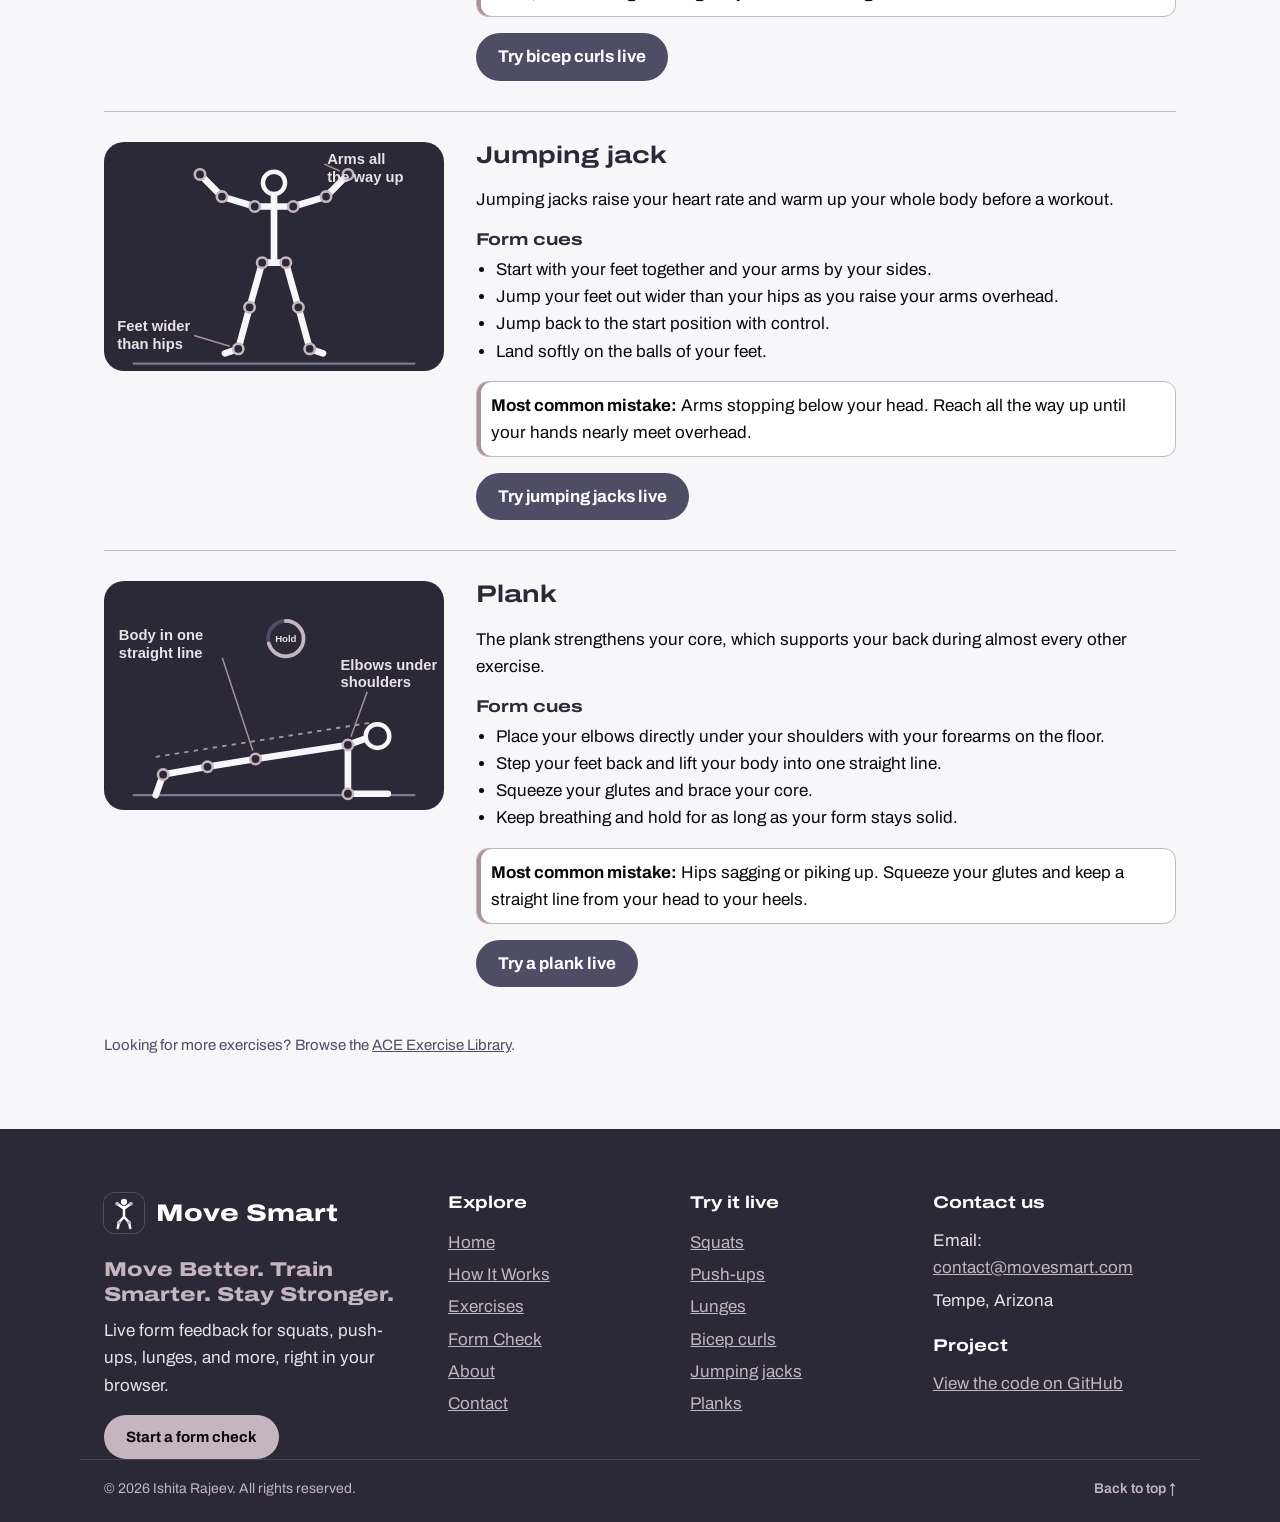
<file: exercises.html>
<!DOCTYPE html>
<html lang="en">
<head>
  <meta charset="UTF-8">
  <meta name="viewport" content="width=device-width, initial-scale=1.0">
  <meta name="description" content="Form guides for eight exercises, including the squat, push-up, lunge, deadlift, plank, and jumping jack, with a table comparing muscles worked and common mistakes.">
  <meta name="keywords" content="exercise form guide, squat form, push-up form, lunge, deadlift, overhead press">
  <meta name="author" content="Ishita Rajeev">
  <title>Exercises | Move Smart</title>
  <link rel="icon" href="images/logo.svg" type="image/svg+xml">
  <link rel="preconnect" href="https://fonts.googleapis.com">
  <link rel="preconnect" href="https://fonts.gstatic.com" crossorigin>
  <link href="https://fonts.googleapis.com/css2?family=Archivo:wdth,wght@62..125,100..900&display=swap" rel="stylesheet">
  <link rel="stylesheet" href="css/style.css">
  <script>
    // pick light or dark before the page shows, so it never flashes the wrong colors
    (function () {
      var root = document.documentElement, theme = null;
      try { theme = localStorage.getItem("movesmart-theme"); } catch (e) {}
      if (theme !== "light" && theme !== "dark") {
        theme = window.matchMedia && matchMedia("(prefers-color-scheme: dark)").matches ? "dark" : "light";
      }
      root.setAttribute("data-theme", theme);
      root.className += " js";
    })();
  </script>
  <script src="js/site.js" defer></script>
</head>
<body>

  <a class="skip-link" href="#main">Skip to main content</a>

  <header class="site-header">
    <div class="container header-bar">
      <a href="index.html" class="brand">
        <img src="images/logo.svg" alt="" width="44" height="44">
        <span>
          <span class="brand-name">Move Smart</span>
          <span class="tagline">Exercise form feedback</span>
        </span>
      </a>
      <button type="button" class="menu-toggle" aria-expanded="false" aria-controls="site-nav">
        <span class="menu-icon" aria-hidden="true"></span>
        <span class="menu-text">Menu</span>
      </button>
      <nav class="site-nav" id="site-nav" aria-label="Main navigation">
        <ul>
            <li><a href="index.html">Home</a></li>
            <li><a href="how-it-works.html">How It Works</a></li>
            <li><a href="exercises.html" class="active" aria-current="page">Exercises</a></li>
            <li><a href="form-check.html">Form Check</a></li>
            <li><a href="about.html">About</a></li>
            <li><a href="contact.html">Contact</a></li>
        </ul>
      </nav>
      <button type="button" class="theme-toggle" aria-pressed="false" title="Switch to dark mode">
        <span class="visually-hidden">Dark mode</span>
        <svg class="icon-moon" viewBox="0 0 24 24" fill="none" stroke="currentColor" stroke-width="2" stroke-linecap="round" stroke-linejoin="round" aria-hidden="true" focusable="false"><path d="M21 12.8A9 9 0 1 1 11.2 3a7 7 0 0 0 9.8 9.8z"/></svg>
        <svg class="icon-sun" viewBox="0 0 24 24" fill="none" stroke="currentColor" stroke-width="2" stroke-linecap="round" aria-hidden="true" focusable="false"><circle cx="12" cy="12" r="4.5"/><path d="M12 1.5v2.5M12 20v2.5M1.5 12H4M20 12h2.5M4.6 4.6l1.8 1.8M17.6 17.6l1.8 1.8M4.6 19.4l1.8-1.8M17.6 6.4l1.8-1.8"/></svg>
      </button>
    </div>
  </header>

  <main id="main">

    <section class="page-intro">
      <div class="container">
        <h1>Exercises</h1>
        <p>Guides to eight common exercises, with the cues Move Smart looks for and the mistakes it flags most often.</p>
      </div>
    </section>

    <section class="container page-section">
      <h2>Compare exercises</h2>
      <p>Use this table to see what each exercise works and the one mistake to watch for. Each exercise has a full guide below.</p>
      <div class="table-wrap">
        <table>
          <caption>Eight common exercises at a glance</caption>
          <thead>
            <tr>
              <th scope="col">Exercise</th>
              <th scope="col">Main muscles worked</th>
              <th scope="col">Most common mistake</th>
              <th scope="col">How to fix it</th>
              <th scope="col">Difficulty</th>
            </tr>
          </thead>
          <tbody>
            <tr>
              <th scope="row"><a href="#squat">Squat</a></th>
              <td>Quads, glutes, hamstrings</td>
              <td>Knees caving inward</td>
              <td>Push your knees out in line with your toes</td>
              <td>Beginner</td>
            </tr>
            <tr>
              <th scope="row"><a href="#push-up">Push-up</a></th>
              <td>Chest, shoulders, triceps</td>
              <td>Hips sagging toward the floor</td>
              <td>Squeeze your glutes and brace your core to keep a straight line</td>
              <td>Beginner</td>
            </tr>
            <tr>
              <th scope="row"><a href="#lunge">Lunge</a></th>
              <td>Quads, glutes</td>
              <td>Front knee drifting inward</td>
              <td>Keep your front knee over the middle of your foot</td>
              <td>Beginner</td>
            </tr>
            <tr>
              <th scope="row"><a href="#deadlift">Deadlift</a></th>
              <td>Hamstrings, glutes, lower back</td>
              <td>Rounding the lower back</td>
              <td>Keep a neutral spine and the bar close to your legs</td>
              <td>Intermediate</td>
            </tr>
            <tr>
              <th scope="row"><a href="#overhead-press">Overhead press</a></th>
              <td>Shoulders, triceps, upper back</td>
              <td>Arching the lower back</td>
              <td>Tighten your glutes and core and press straight up</td>
              <td>Intermediate</td>
            </tr>
            <tr>
              <th scope="row"><a href="#bicep-curl">Bicep curl</a></th>
              <td>Biceps, forearms</td>
              <td>Swinging the elbows forward</td>
              <td>Keep your elbows at your sides and lift slowly</td>
              <td>Beginner</td>
            </tr>
            <tr>
              <th scope="row"><a href="#jumping-jack">Jumping jack</a></th>
              <td>Full body, heart and lungs</td>
              <td>Arms stopping below the head</td>
              <td>Reach all the way overhead and jump your feet wide</td>
              <td>Beginner</td>
            </tr>
            <tr>
              <th scope="row"><a href="#plank">Plank</a></th>
              <td>Core, shoulders, glutes</td>
              <td>Hips sagging or piking up</td>
              <td>Squeeze your glutes and keep a straight line from head to heels</td>
              <td>Beginner</td>
            </tr>
          </tbody>
        </table>
      </div>
    </section>

    <section class="container page-section" id="spot-the-difference">
      <h2>Spot the difference</h2>
      <p class="section-intro">Drag the slider to compare a common mistake with good form. These are the same mistakes Move Smart flags during a live check.</p>
      <div class="compare-tabs" role="group" aria-label="Exercise to compare">
        <button type="button" class="compare-tab" data-ex="squat" aria-pressed="true">Squat</button>
        <button type="button" class="compare-tab" data-ex="pushup" aria-pressed="false">Push-up</button>
        <button type="button" class="compare-tab" data-ex="lunge" aria-pressed="false">Lunge</button>
      </div>
      <div class="compare-grid">
        <div class="compare-stage" style="--pos: 50%">
          <div class="compare-pair" data-ex="squat">
            <img class="compare-bad" src="images/compare/squat-bad.svg" alt="Common mistake: Squat with the heels lifting, the chest dropping forward, and the hips too high" width="460" height="310">
            <img class="compare-good" src="images/compare/squat-good.svg" alt="Good form: Squat with the heels down, the chest up, and the hips level with the knees" width="460" height="310">
          </div>
          <div class="compare-pair" data-ex="pushup" hidden>
            <img class="compare-bad" src="images/compare/pushup-bad.svg" alt="Common mistake: Push-up with the hips sagging and the head dropping" width="460" height="310">
            <img class="compare-good" src="images/compare/pushup-good.svg" alt="Good form: Push-up with the body and head in one straight line" width="460" height="310">
          </div>
          <div class="compare-pair" data-ex="lunge" hidden>
            <img class="compare-bad" src="images/compare/lunge-bad.svg" alt="Common mistake: Lunge leaning forward with the front knee past the toes and the back knee too high" width="460" height="310">
            <img class="compare-good" src="images/compare/lunge-good.svg" alt="Good form: Lunge with the torso upright, the front knee over the ankle, and the back knee low" width="460" height="310">
          </div>
          <span class="compare-tag compare-tag-bad">Common mistake</span>
          <span class="compare-tag compare-tag-good">Good form</span>
          <input type="range" class="compare-range" min="0" max="100" value="50" aria-label="Compare the mistake and good form. Lower values show more good form.">
          <div class="compare-handle" aria-hidden="true"><span>&lsaquo; &rsaquo;</span></div>
        </div>
        <div class="compare-side">
          <h3>What to fix</h3>
          <ul class="compare-notes check-list" data-ex="squat"><li><strong>Heels lifting:</strong> keep your whole foot on the floor and sit back into your heels.</li><li><strong>Chest dropping:</strong> keep your chest up and your eyes forward.</li><li><strong>Not deep enough:</strong> lower until your hips are level with your knees.</li></ul>
          <ul class="compare-notes check-list" data-ex="pushup" hidden><li><strong>Hips sagging:</strong> squeeze your glutes and brace your core so your body stays straight.</li><li><strong>Head dropping:</strong> look at the floor just ahead of your hands to keep your neck in line.</li></ul>
          <ul class="compare-notes check-list" data-ex="lunge" hidden><li><strong>Leaning forward:</strong> keep your torso tall, with your shoulders over your hips.</li><li><strong>Knee past toes:</strong> take a longer step so your front knee stays over your ankle.</li><li><strong>Not low enough:</strong> lower until your back knee is close to the floor.</li></ul>
          <a class="btn btn-small btn-dark compare-try" href="form-check.html?exercise=squat#live-check">Check your squat live</a>
        </div>
      </div>
    </section>

    <section class="container page-section">
      <h2>Exercise guides</h2>
      <nav class="jump-nav" aria-label="Jump to an exercise guide">
        <ul>
          <li><a href="#squat">Squat</a></li>
          <li><a href="#push-up">Push-up</a></li>
          <li><a href="#lunge">Lunge</a></li>
          <li><a href="#deadlift">Deadlift</a></li>
          <li><a href="#overhead-press">Overhead press</a></li>
          <li><a href="#bicep-curl">Bicep curl</a></li>
          <li><a href="#jumping-jack">Jumping jack</a></li>
          <li><a href="#plank">Plank</a></li>
        </ul>
      </nav>

      <article class="guide" id="squat">
        <picture><source srcset="images/squat.svg" media="(prefers-reduced-motion: reduce)"><img src="images/moving/squat.svg" alt="A skeleton squatting down and standing back up, labeled chest up, knees over toes, and heels down" width="460" height="310"></picture>
        <div>
          <h3>Squat</h3>
          <p>Squats strengthen your quads, glutes, and hamstrings, and they make everyday movements like sitting down and standing up easier.</p>
          <h4>Form cues</h4>
          <ul>
            <li>Stand with your feet about shoulder-width apart and your toes turned out slightly.</li>
            <li>Push your hips back and bend your knees at the same time.</li>
            <li>Keep your chest up and your heels on the floor.</li>
            <li>Go down until your thighs are about parallel to the floor, or as low as you can with a flat back.</li>
          </ul>
          <p class="mistake"><strong>Most common mistake:</strong> Knees caving inward. Push your knees out so they stay in line with your toes.</p>
          <a href="form-check.html?exercise=squat#live-check" class="btn btn-small btn-dark try-live">Try squats live</a>
        </div>
      </article>

      <article class="guide" id="push-up">
        <picture><source srcset="images/pushup.svg" media="(prefers-reduced-motion: reduce)"><img src="images/moving/pushup.svg" alt="A skeleton doing push-ups with the body in one straight line, core braced, and hands under the shoulders" width="460" height="310"></picture>
        <div>
          <h3>Push-up</h3>
          <p>Push-ups build your chest, shoulders, and triceps while training your core to hold a straight line.</p>
          <h4>Form cues</h4>
          <ul>
            <li>Place your hands slightly wider than your shoulders.</li>
            <li>Brace your core and squeeze your glutes so your body forms one line.</li>
            <li>Lower until your chest is a few inches from the floor.</li>
            <li>Keep your elbows at about a 45-degree angle from your body.</li>
          </ul>
          <p class="mistake"><strong>Most common mistake:</strong> Hips sagging toward the floor. Tighten your core and glutes, or start with your hands on a bench.</p>
          <a href="form-check.html?exercise=pushup#live-check" class="btn btn-small btn-dark try-live">Try push-ups live</a>
        </div>
      </article>

      <article class="guide" id="lunge">
        <picture><source srcset="images/lunge.svg" media="(prefers-reduced-motion: reduce)"><img src="images/moving/lunge.svg" alt="A skeleton lunging down and back up with the torso upright, front knee over the ankle, and back knee near the floor" width="460" height="310"></picture>
        <div>
          <h3>Lunge</h3>
          <p>Lunges work one leg at a time, which builds balance and evens out strength between your legs.</p>
          <h4>Form cues</h4>
          <ul>
            <li>Take a long step forward and keep your torso upright.</li>
            <li>Lower your back knee toward the floor.</li>
            <li>Keep your front knee over the middle of your foot.</li>
            <li>Push through your front heel to stand back up.</li>
          </ul>
          <p class="mistake"><strong>Most common mistake:</strong> Front knee drifting inward. Slow down and keep your knee lined up with your second toe.</p>
          <a href="form-check.html?exercise=lunge#live-check" class="btn btn-small btn-dark try-live">Try lunges live</a>
        </div>
      </article>

      <article class="guide" id="deadlift">
        <picture><source srcset="images/deadlift.svg" media="(prefers-reduced-motion: reduce)"><img src="images/moving/deadlift.svg" alt="A skeleton deadlifting the bar from the floor with a flat back, hips pushed back, and the bar close to the legs" width="460" height="310"></picture>
        <div>
          <h3>Deadlift</h3>
          <p>Deadlifts train your hamstrings, glutes, and back to lift safely from the floor.</p>
          <h4>Form cues</h4>
          <ul>
            <li>Stand with the bar over the middle of your feet.</li>
            <li>Hinge at your hips and grip the bar just outside your legs.</li>
            <li>Keep your back flat and your chest up.</li>
            <li>Push the floor away and keep the bar close to your legs as you stand.</li>
          </ul>
          <p class="mistake"><strong>Most common mistake:</strong> Rounding the lower back. Lighten the weight and practice the hip hinge until your back stays flat.</p>
        </div>
      </article>

      <article class="guide" id="overhead-press">
        <picture><source srcset="images/press.svg" media="(prefers-reduced-motion: reduce)"><img src="images/moving/press.svg" alt="A skeleton pressing a bar from the shoulders to overhead, with the bar over the mid-foot, ribs down, and glutes squeezed" width="460" height="310"></picture>
        <div>
          <h3>Overhead press</h3>
          <p>The overhead press builds strong shoulders and triceps and teaches your whole body to stay tight.</p>
          <h4>Form cues</h4>
          <ul>
            <li>Start with the bar at your collarbone and your hands just outside your shoulders.</li>
            <li>Squeeze your glutes and brace your core.</li>
            <li>Press straight up and move your head back slightly to let the bar pass.</li>
            <li>Finish with the bar over the middle of your feet.</li>
          </ul>
          <p class="mistake"><strong>Most common mistake:</strong> Arching the lower back. Keep your ribs down and your glutes tight, and use a lighter weight.</p>
        </div>
      </article>

      <article class="guide" id="bicep-curl">
        <picture><source srcset="images/curl.svg" media="(prefers-reduced-motion: reduce)"><img src="images/moving/curl.svg" alt="A skeleton curling a dumbbell with the elbow at the side, squeezing at the top, and standing tall" width="460" height="310"></picture>
        <div>
          <h3>Bicep curl</h3>
          <p>Bicep curls build the muscles on the front of your upper arm, which help with everyday lifting and carrying.</p>
          <h4>Form cues</h4>
          <ul>
            <li>Stand tall with a dumbbell in each hand, palms facing forward.</li>
            <li>Keep your elbows close to your sides.</li>
            <li>Curl the weights up until your forearms are close to your upper arms.</li>
            <li>Lower slowly until your arms are straight again.</li>
          </ul>
          <p class="mistake"><strong>Most common mistake:</strong> Swinging the elbows forward. Keep your elbows pinned to your sides, and use a lighter weight if you have to swing.</p>
          <a href="form-check.html?exercise=curl#live-check" class="btn btn-small btn-dark try-live">Try bicep curls live</a>
        </div>
      </article>

      <article class="guide" id="jumping-jack">
        <picture><source srcset="images/jack.svg" media="(prefers-reduced-motion: reduce)"><img src="images/moving/jack.svg" alt="A skeleton doing jumping jacks from the front, arms all the way up and feet wider than the hips" width="460" height="310"></picture>
        <div>
          <h3>Jumping jack</h3>
          <p>Jumping jacks raise your heart rate and warm up your whole body before a workout.</p>
          <h4>Form cues</h4>
          <ul>
            <li>Start with your feet together and your arms by your sides.</li>
            <li>Jump your feet out wider than your hips as you raise your arms overhead.</li>
            <li>Jump back to the start position with control.</li>
            <li>Land softly on the balls of your feet.</li>
          </ul>
          <p class="mistake"><strong>Most common mistake:</strong> Arms stopping below your head. Reach all the way up until your hands nearly meet overhead.</p>
          <a href="form-check.html?exercise=jack#live-check" class="btn btn-small btn-dark try-live">Try jumping jacks live</a>
        </div>
      </article>

      <article class="guide" id="plank">
        <picture><source srcset="images/plank.svg" media="(prefers-reduced-motion: reduce)"><img src="images/moving/plank.svg" alt="A skeleton holding a forearm plank with the body in one straight line and the elbows under the shoulders, with a hold timer" width="460" height="310"></picture>
        <div>
          <h3>Plank</h3>
          <p>The plank strengthens your core, which supports your back during almost every other exercise.</p>
          <h4>Form cues</h4>
          <ul>
            <li>Place your elbows directly under your shoulders with your forearms on the floor.</li>
            <li>Step your feet back and lift your body into one straight line.</li>
            <li>Squeeze your glutes and brace your core.</li>
            <li>Keep breathing and hold for as long as your form stays solid.</li>
          </ul>
          <p class="mistake"><strong>Most common mistake:</strong> Hips sagging or piking up. Squeeze your glutes and keep a straight line from your head to your heels.</p>
          <a href="form-check.html?exercise=plank#live-check" class="btn btn-small btn-dark try-live">Try a plank live</a>
        </div>
      </article>

      <p class="external">Looking for more exercises? Browse the <a href="https://www.acefitness.org/resources/everyone/exercise-library/" target="_blank" rel="noopener">ACE Exercise Library</a>.</p>
    </section>

  </main>

  <footer class="site-footer">
    <div class="container footer-top">
      <div class="footer-brand">
        <a href="index.html" class="footer-logo"><img src="images/logo.svg" alt="" width="40" height="40"> <span>Move Smart</span></a>
        <p class="footer-tagline">Move Better. Train Smarter. Stay Stronger.</p>
        <p>Live form feedback for squats, push-ups, lunges, and more, right in your browser.</p>
        <a href="form-check.html#live-check" class="btn btn-small">Start a form check</a>
      </div>
      <nav class="footer-col" aria-label="Footer">
        <h4>Explore</h4>
        <ul class="footer-links">
          <li><a href="index.html">Home</a></li>
          <li><a href="how-it-works.html">How It Works</a></li>
          <li><a href="exercises.html">Exercises</a></li>
          <li><a href="form-check.html">Form Check</a></li>
          <li><a href="about.html">About</a></li>
          <li><a href="contact.html">Contact</a></li>
        </ul>
      </nav>
      <div class="footer-col">
        <h4>Try it live</h4>
        <ul class="footer-links">
          <li><a href="form-check.html?exercise=squat#live-check">Squats</a></li>
          <li><a href="form-check.html?exercise=pushup#live-check">Push-ups</a></li>
          <li><a href="form-check.html?exercise=lunge#live-check">Lunges</a></li>
          <li><a href="form-check.html?exercise=curl#live-check">Bicep curls</a></li>
          <li><a href="form-check.html?exercise=jack#live-check">Jumping jacks</a></li>
          <li><a href="form-check.html?exercise=plank#live-check">Planks</a></li>
        </ul>
      </div>
      <div class="footer-col">
        <h4>Contact us</h4>
        <p>Email: <a href="mailto:contact@movesmart.com">contact@movesmart.com</a></p>
        <p>Tempe, Arizona</p>
        <h4 class="footer-follow">Project</h4>
        <p><a href="https://github.com/rajeevishita/MoveSmart" target="_blank" rel="noopener">View the code on GitHub</a></p>
      </div>
    </div>
    <div class="container footer-bottom">
      <p class="copyright">&copy; 2026 Ishita Rajeev. All rights reserved.</p>
      <a href="#main" class="back-to-top">Back to top <span aria-hidden="true">&uarr;</span></a>
    </div>
  </footer>

</body>
</html>
</file>
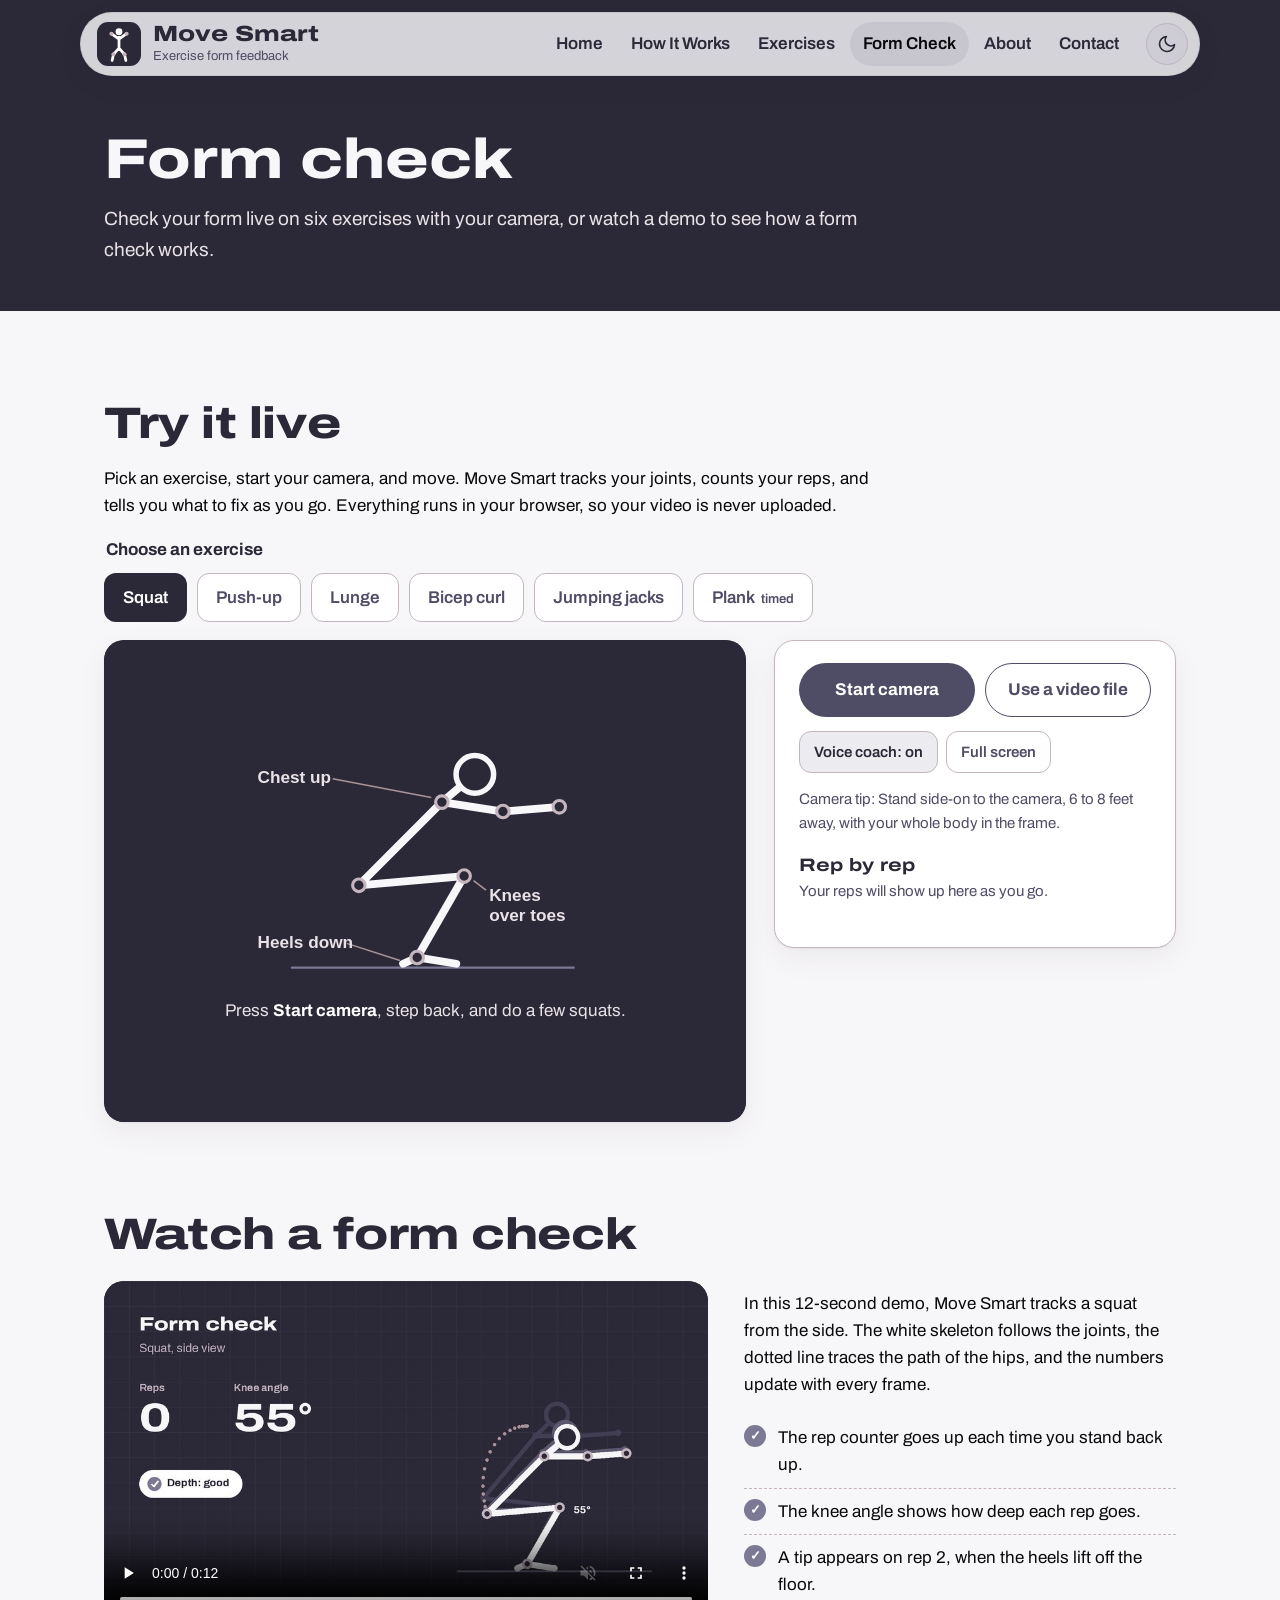
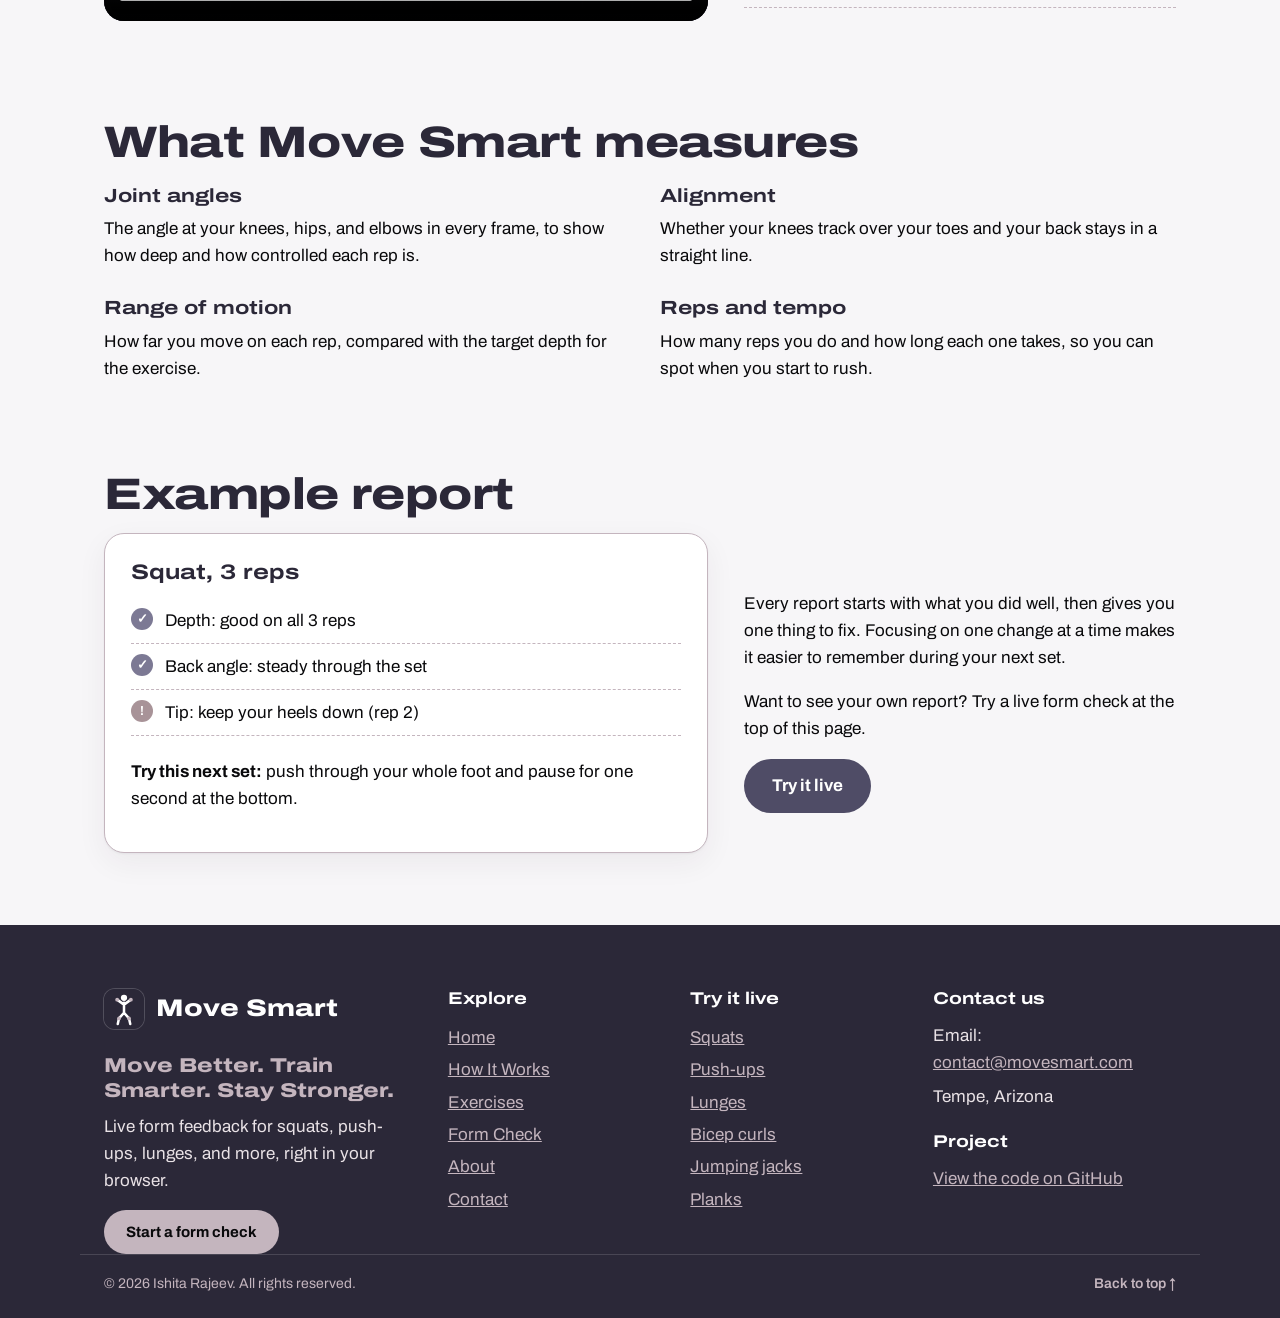
<file: form-check.html>
<!DOCTYPE html>
<html lang="en">
<head>
  <meta charset="UTF-8">
  <meta name="viewport" content="width=device-width, initial-scale=1.0">
  <meta name="description" content="Watch a demo of a Move Smart form check and see what Move Smart measures and what a feedback report looks like.">
  <meta name="keywords" content="form check demo, exercise video analysis, joint angles, rep counter, workout feedback">
  <meta name="author" content="Ishita Rajeev">
  <title>Form Check | Move Smart</title>
  <link rel="icon" href="images/logo.svg" type="image/svg+xml">
  <link rel="preconnect" href="https://fonts.googleapis.com">
  <link rel="preconnect" href="https://fonts.gstatic.com" crossorigin>
  <link href="https://fonts.googleapis.com/css2?family=Archivo:wdth,wght@62..125,100..900&display=swap" rel="stylesheet">
  <link rel="stylesheet" href="css/style.css">
  <script>
    // pick light or dark before the page shows, so it never flashes the wrong colors
    (function () {
      var root = document.documentElement, theme = null;
      try { theme = localStorage.getItem("movesmart-theme"); } catch (e) {}
      if (theme !== "light" && theme !== "dark") {
        theme = window.matchMedia && matchMedia("(prefers-color-scheme: dark)").matches ? "dark" : "light";
      }
      root.setAttribute("data-theme", theme);
      root.className += " js";
    })();
  </script>
  <script src="js/site.js" defer></script>
</head>
<body>

  <a class="skip-link" href="#main">Skip to main content</a>

  <header class="site-header">
    <div class="container header-bar">
      <a href="index.html" class="brand">
        <img src="images/logo.svg" alt="" width="44" height="44">
        <span>
          <span class="brand-name">Move Smart</span>
          <span class="tagline">Exercise form feedback</span>
        </span>
      </a>
      <button type="button" class="menu-toggle" aria-expanded="false" aria-controls="site-nav">
        <span class="menu-icon" aria-hidden="true"></span>
        <span class="menu-text">Menu</span>
      </button>
      <nav class="site-nav" id="site-nav" aria-label="Main navigation">
        <ul>
            <li><a href="index.html">Home</a></li>
            <li><a href="how-it-works.html">How It Works</a></li>
            <li><a href="exercises.html">Exercises</a></li>
            <li><a href="form-check.html" class="active" aria-current="page">Form Check</a></li>
            <li><a href="about.html">About</a></li>
            <li><a href="contact.html">Contact</a></li>
        </ul>
      </nav>
      <button type="button" class="theme-toggle" aria-pressed="false" title="Switch to dark mode">
        <span class="visually-hidden">Dark mode</span>
        <svg class="icon-moon" viewBox="0 0 24 24" fill="none" stroke="currentColor" stroke-width="2" stroke-linecap="round" stroke-linejoin="round" aria-hidden="true" focusable="false"><path d="M21 12.8A9 9 0 1 1 11.2 3a7 7 0 0 0 9.8 9.8z"/></svg>
        <svg class="icon-sun" viewBox="0 0 24 24" fill="none" stroke="currentColor" stroke-width="2" stroke-linecap="round" aria-hidden="true" focusable="false"><circle cx="12" cy="12" r="4.5"/><path d="M12 1.5v2.5M12 20v2.5M1.5 12H4M20 12h2.5M4.6 4.6l1.8 1.8M17.6 17.6l1.8 1.8M4.6 19.4l1.8-1.8M17.6 6.4l1.8-1.8"/></svg>
      </button>
    </div>
  </header>

  <main id="main">

    <section class="page-intro">
      <div class="container">
        <h1>Form check</h1>
        <p>Check your form live on six exercises with your camera, or watch a demo to see how a form check works.</p>
      </div>
    </section>

    <section class="container page-section" id="live-check">
      <h2>Try it live</h2>
      <p>Pick an exercise, start your camera, and move. Move Smart tracks your joints, counts your reps, and tells you what to fix as you go. Everything runs in your browser, so your video is never uploaded.</p>
      <fieldset class="exercise-picker">
        <legend>Choose an exercise</legend>
        <div class="picker-options">
          <label class="pick"><input type="radio" name="exercise" value="squat" checked><span>Squat</span></label>
          <label class="pick"><input type="radio" name="exercise" value="pushup"><span>Push-up</span></label>
          <label class="pick"><input type="radio" name="exercise" value="lunge"><span>Lunge</span></label>
          <label class="pick"><input type="radio" name="exercise" value="curl"><span>Bicep curl</span></label>
          <label class="pick"><input type="radio" name="exercise" value="jack"><span>Jumping jacks</span></label>
          <label class="pick"><input type="radio" name="exercise" value="plank"><span>Plank <small>timed</small></span></label>
        </div>
      </fieldset>
      <div class="live-grid">
        <div class="live-stage" id="live-stage">
          <video id="live-video" playsinline muted></video>
          <canvas id="live-canvas"></canvas>
          <div class="stage-idle" id="stage-idle">
            <img id="idle-image" src="images/squat.svg" alt="" width="460" height="310">
            <p id="idle-text">Press <strong>Start camera</strong>, step back, and do a few squats.</p>
          </div>
          <div class="hud" id="hud" hidden>
            <div class="hud-stat">
              <span class="hud-label" id="count-label">Reps</span>
              <span class="hud-value" id="rep-count">0</span>
            </div>
            <div class="hud-stat hud-angle">
              <span class="hud-label" id="angle-label">Knee angle</span>
              <span class="hud-value" id="angle-value">--</span>
            </div>
            <p class="hud-cue" id="live-cue" aria-live="polite"></p>
          </div>
          <div class="countdown" id="countdown" hidden></div>
          <div class="stage-loading" id="stage-loading" hidden>
            <span class="spinner" aria-hidden="true"></span>
            <p>Loading the pose model&hellip;</p>
          </div>
        </div>
        <div class="live-panel">
          <div class="live-buttons">
            <button type="button" class="btn btn-dark" id="start-camera">Start camera</button>
            <button type="button" class="btn btn-outline" id="choose-file">Use a video file</button>
            <input type="file" id="video-file" accept="video/*" class="visually-hidden" tabindex="-1" aria-hidden="true">
          </div>
          <div class="live-toggles">
            <button type="button" class="toggle" id="voice-toggle" aria-pressed="true">Voice coach</button>
            <button type="button" class="toggle" id="fullscreen-toggle">Full screen</button>
          </div>
          <p class="live-tip" id="live-tip">Camera tip: stand side-on to the camera, 6 to 8 feet away, with your whole body in the frame.</p>
          <p class="live-status" id="live-status" role="status"></p>
          <div class="set-summary" id="set-summary" hidden tabindex="-1"></div>
          <h3>Rep by rep</h3>
          <p class="log-empty" id="log-empty">Your reps will show up here as you go.</p>
          <ol class="check-list rep-log" id="rep-log"></ol>
        </div>
      </div>
    </section>

    <section class="container page-section">
      <h2>Watch a form check</h2>
      <div class="video-grid">
        <video controls muted playsinline preload="metadata" poster="images/form-check-poster.jpg" width="960" height="540">
          <source src="videos/form-check-demo.mp4" type="video/mp4">
          <source src="videos/form-check-demo.webm" type="video/webm">
          Your browser does not support the video tag.
        </video>
        <div>
          <p>In this 12-second demo, Move Smart tracks a squat from the side. The white skeleton follows the joints, the dotted line traces the path of the hips, and the numbers update with every frame.</p>
          <ul class="check-list">
            <li>The rep counter goes up each time you stand back up.</li>
            <li>The knee angle shows how deep each rep goes.</li>
            <li>A tip appears on rep 2, when the heels lift off the floor.</li>
          </ul>
        </div>
      </div>
    </section>

    <section class="container page-section">
      <h2>What Move Smart measures</h2>
      <dl class="metrics">
        <div>
          <dt>Joint angles</dt>
          <dd>The angle at your knees, hips, and elbows in every frame, to show how deep and how controlled each rep is.</dd>
        </div>
        <div>
          <dt>Alignment</dt>
          <dd>Whether your knees track over your toes and your back stays in a straight line.</dd>
        </div>
        <div>
          <dt>Range of motion</dt>
          <dd>How far you move on each rep, compared with the target depth for the exercise.</dd>
        </div>
        <div>
          <dt>Reps and tempo</dt>
          <dd>How many reps you do and how long each one takes, so you can spot when you start to rush.</dd>
        </div>
      </dl>
    </section>

    <section class="container page-section">
      <h2>Example report</h2>
      <div class="report-grid">
        <aside class="tips">
          <h3>Squat, 3 reps</h3>
          <ul>
            <li>Depth: good on all 3 reps</li>
            <li>Back angle: steady through the set</li>
            <li class="warn">Tip: keep your heels down (rep 2)</li>
          </ul>
          <p><strong>Try this next set:</strong> push through your whole foot and pause for one second at the bottom.</p>
        </aside>
        <div>
          <p>Every report starts with what you did well, then gives you one thing to fix. Focusing on one change at a time makes it easier to remember during your next set.</p>
          <p>Want to see your own report? Try a live form check at the top of this page.</p>
          <a href="#live-check" class="btn btn-dark">Try it live</a>
        </div>
      </div>
    </section>

    <script src="js/pose-logic.js" defer></script>
    <script src="js/form-check.js" defer></script>

  </main>

  <footer class="site-footer">
    <div class="container footer-top">
      <div class="footer-brand">
        <a href="index.html" class="footer-logo"><img src="images/logo.svg" alt="" width="40" height="40"> <span>Move Smart</span></a>
        <p class="footer-tagline">Move Better. Train Smarter. Stay Stronger.</p>
        <p>Live form feedback for squats, push-ups, lunges, and more, right in your browser.</p>
        <a href="form-check.html#live-check" class="btn btn-small">Start a form check</a>
      </div>
      <nav class="footer-col" aria-label="Footer">
        <h4>Explore</h4>
        <ul class="footer-links">
          <li><a href="index.html">Home</a></li>
          <li><a href="how-it-works.html">How It Works</a></li>
          <li><a href="exercises.html">Exercises</a></li>
          <li><a href="form-check.html">Form Check</a></li>
          <li><a href="about.html">About</a></li>
          <li><a href="contact.html">Contact</a></li>
        </ul>
      </nav>
      <div class="footer-col">
        <h4>Try it live</h4>
        <ul class="footer-links">
          <li><a href="form-check.html?exercise=squat#live-check">Squats</a></li>
          <li><a href="form-check.html?exercise=pushup#live-check">Push-ups</a></li>
          <li><a href="form-check.html?exercise=lunge#live-check">Lunges</a></li>
          <li><a href="form-check.html?exercise=curl#live-check">Bicep curls</a></li>
          <li><a href="form-check.html?exercise=jack#live-check">Jumping jacks</a></li>
          <li><a href="form-check.html?exercise=plank#live-check">Planks</a></li>
        </ul>
      </div>
      <div class="footer-col">
        <h4>Contact us</h4>
        <p>Email: <a href="mailto:contact@movesmart.com">contact@movesmart.com</a></p>
        <p>Tempe, Arizona</p>
        <h4 class="footer-follow">Project</h4>
        <p><a href="https://github.com/rajeevishita/MoveSmart" target="_blank" rel="noopener">View the code on GitHub</a></p>
      </div>
    </div>
    <div class="container footer-bottom">
      <p class="copyright">&copy; 2026 Ishita Rajeev. All rights reserved.</p>
      <a href="#main" class="back-to-top">Back to top <span aria-hidden="true">&uarr;</span></a>
    </div>
  </footer>

</body>
</html>
</file>
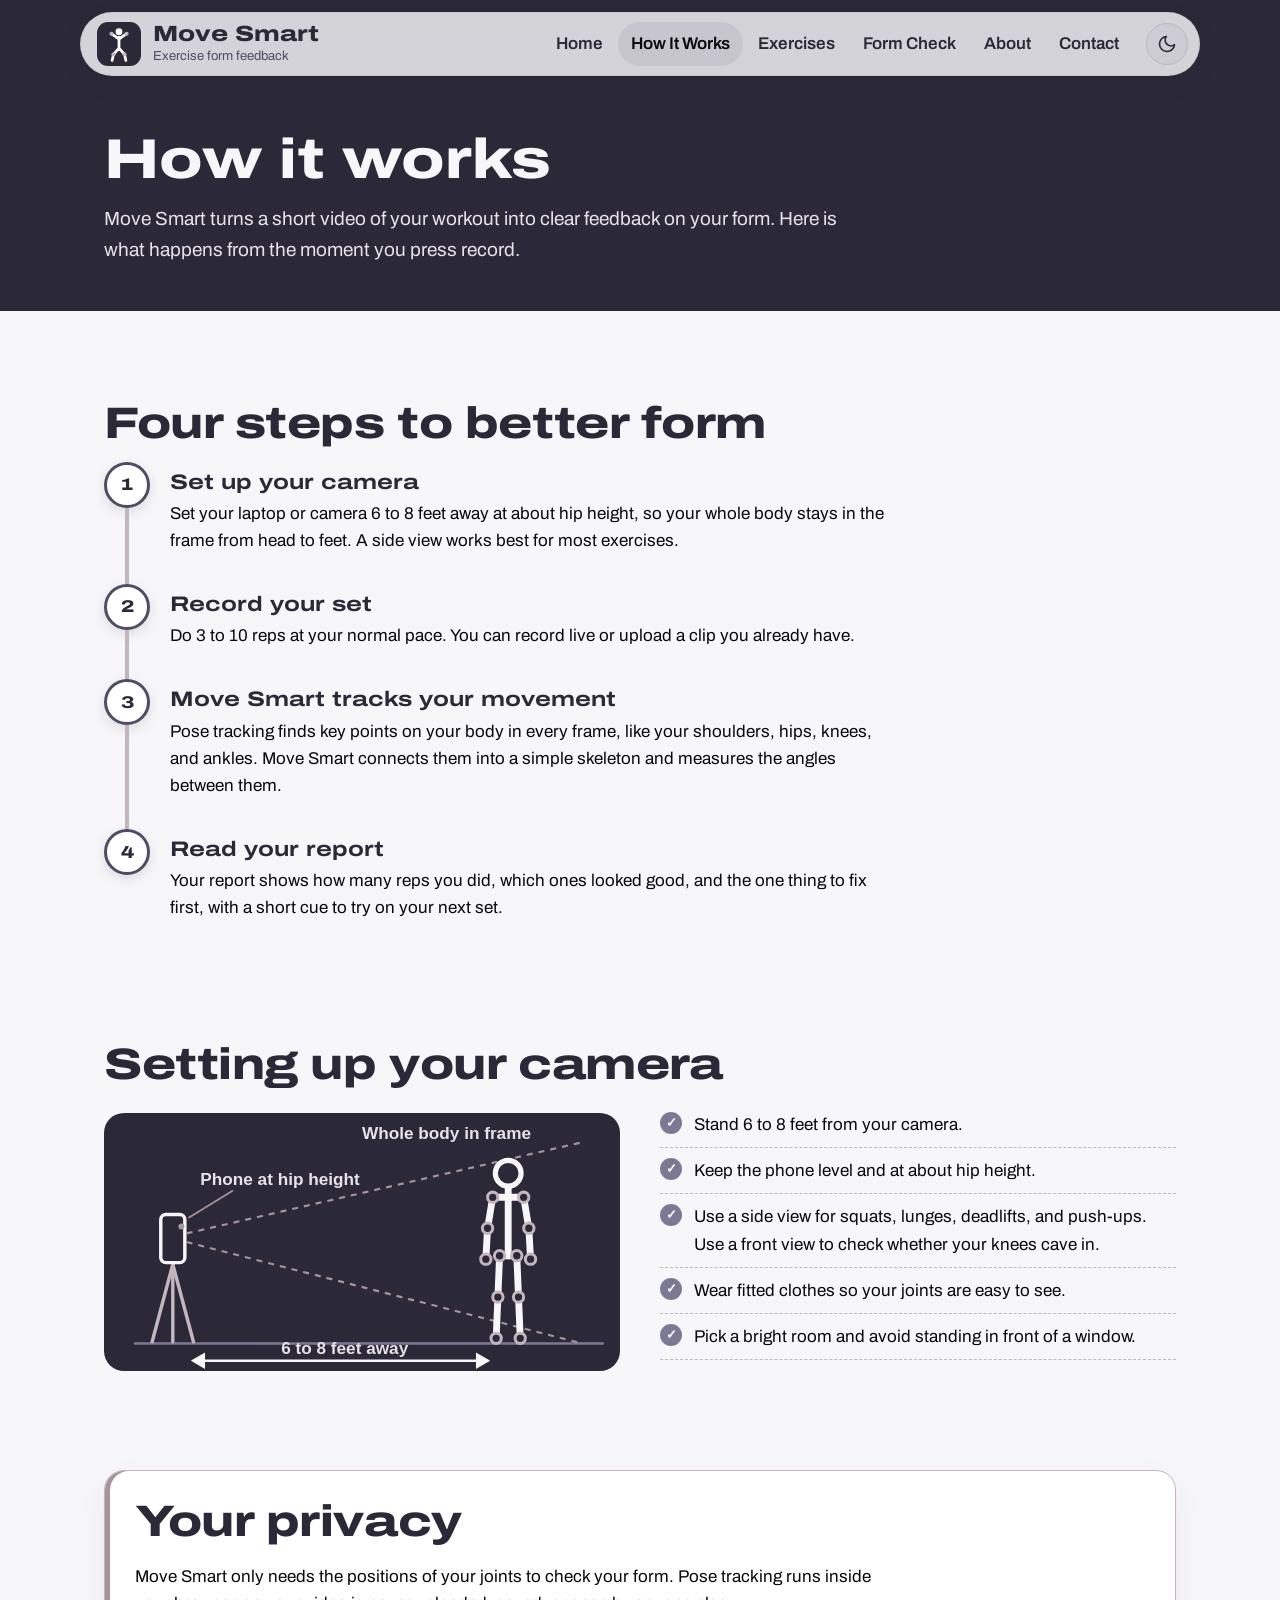
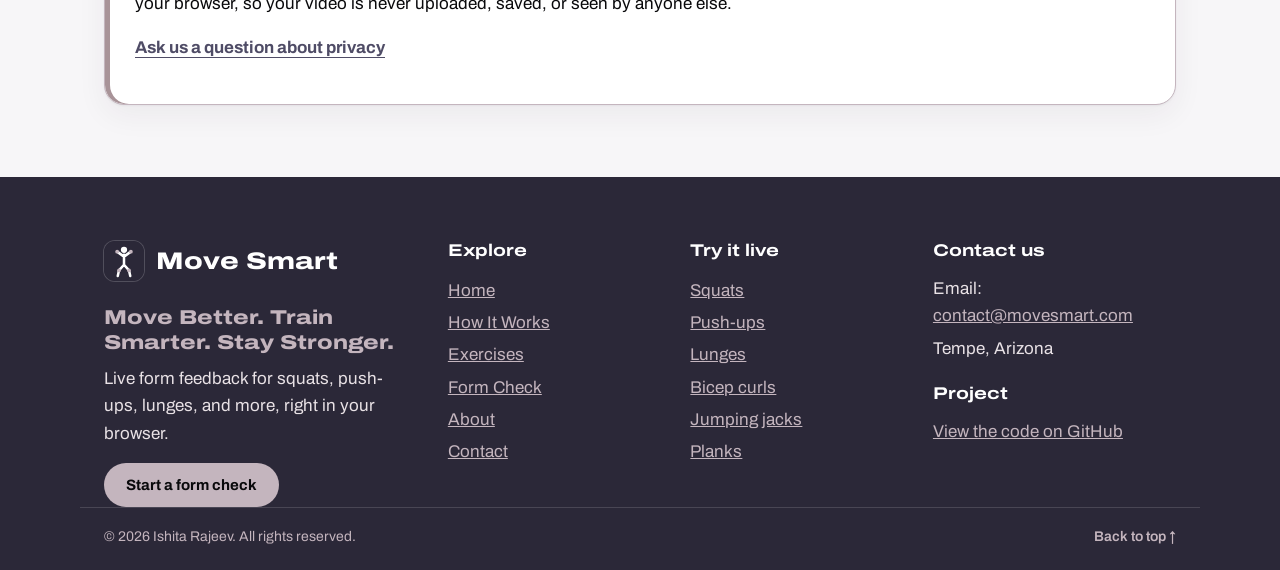
<file: how-it-works.html>
<!DOCTYPE html>
<html lang="en">
<head>
  <meta charset="UTF-8">
  <meta name="viewport" content="width=device-width, initial-scale=1.0">
  <meta name="description" content="Learn how Move Smart checks your exercise form in four steps, how to set up your camera, and how your videos stay private.">
  <meta name="keywords" content="how Move Smart works, form check steps, camera setup, pose tracking, privacy">
  <meta name="author" content="Ishita Rajeev">
  <title>How It Works | Move Smart</title>
  <link rel="icon" href="images/logo.svg" type="image/svg+xml">
  <link rel="preconnect" href="https://fonts.googleapis.com">
  <link rel="preconnect" href="https://fonts.gstatic.com" crossorigin>
  <link href="https://fonts.googleapis.com/css2?family=Archivo:wdth,wght@62..125,100..900&display=swap" rel="stylesheet">
  <link rel="stylesheet" href="css/style.css">
  <script>
    // pick light or dark before the page shows, so it never flashes the wrong colors
    (function () {
      var root = document.documentElement, theme = null;
      try { theme = localStorage.getItem("movesmart-theme"); } catch (e) {}
      if (theme !== "light" && theme !== "dark") {
        theme = window.matchMedia && matchMedia("(prefers-color-scheme: dark)").matches ? "dark" : "light";
      }
      root.setAttribute("data-theme", theme);
      root.className += " js";
    })();
  </script>
  <script src="js/site.js" defer></script>
</head>
<body>

  <a class="skip-link" href="#main">Skip to main content</a>

  <header class="site-header">
    <div class="container header-bar">
      <a href="index.html" class="brand">
        <img src="images/logo.svg" alt="" width="44" height="44">
        <span>
          <span class="brand-name">Move Smart</span>
          <span class="tagline">Exercise form feedback</span>
        </span>
      </a>
      <button type="button" class="menu-toggle" aria-expanded="false" aria-controls="site-nav">
        <span class="menu-icon" aria-hidden="true"></span>
        <span class="menu-text">Menu</span>
      </button>
      <nav class="site-nav" id="site-nav" aria-label="Main navigation">
        <ul>
            <li><a href="index.html">Home</a></li>
            <li><a href="how-it-works.html" class="active" aria-current="page">How It Works</a></li>
            <li><a href="exercises.html">Exercises</a></li>
            <li><a href="form-check.html">Form Check</a></li>
            <li><a href="about.html">About</a></li>
            <li><a href="contact.html">Contact</a></li>
        </ul>
      </nav>
      <button type="button" class="theme-toggle" aria-pressed="false" title="Switch to dark mode">
        <span class="visually-hidden">Dark mode</span>
        <svg class="icon-moon" viewBox="0 0 24 24" fill="none" stroke="currentColor" stroke-width="2" stroke-linecap="round" stroke-linejoin="round" aria-hidden="true" focusable="false"><path d="M21 12.8A9 9 0 1 1 11.2 3a7 7 0 0 0 9.8 9.8z"/></svg>
        <svg class="icon-sun" viewBox="0 0 24 24" fill="none" stroke="currentColor" stroke-width="2" stroke-linecap="round" aria-hidden="true" focusable="false"><circle cx="12" cy="12" r="4.5"/><path d="M12 1.5v2.5M12 20v2.5M1.5 12H4M20 12h2.5M4.6 4.6l1.8 1.8M17.6 17.6l1.8 1.8M4.6 19.4l1.8-1.8M17.6 6.4l1.8-1.8"/></svg>
      </button>
    </div>
  </header>

  <main id="main">

    <section class="page-intro">
      <div class="container">
        <h1>How it works</h1>
        <p>Move Smart turns a short video of your workout into clear feedback on your form. Here is what happens from the moment you press record.</p>
      </div>
    </section>

    <section class="container page-section">
      <h2>Four steps to better form</h2>
      <ol class="timeline">
        <li>
          <span class="step-num" aria-hidden="true">1</span>
          <div>
            <h3>Set up your camera</h3>
            <p>Set your laptop or camera 6 to 8 feet away at about hip height, so your whole body stays in the frame from head to feet. A side view works best for most exercises.</p>
          </div>
        </li>
        <li>
          <span class="step-num" aria-hidden="true">2</span>
          <div>
            <h3>Record your set</h3>
            <p>Do 3 to 10 reps at your normal pace. You can record live or upload a clip you already have.</p>
          </div>
        </li>
        <li>
          <span class="step-num" aria-hidden="true">3</span>
          <div>
            <h3>Move Smart tracks your movement</h3>
            <p>Pose tracking finds key points on your body in every frame, like your shoulders, hips, knees, and ankles. Move Smart connects them into a simple skeleton and measures the angles between them.</p>
          </div>
        </li>
        <li>
          <span class="step-num" aria-hidden="true">4</span>
          <div>
            <h3>Read your report</h3>
            <p>Your report shows how many reps you did, which ones looked good, and the one thing to fix first, with a short cue to try on your next set.</p>
          </div>
        </li>
      </ol>
    </section>

    <section class="container page-section">
      <h2>Setting up your camera</h2>
      <div class="split">
        <img src="images/camera-setup.svg" alt="Phone on a tripod at hip height, 6 to 8 feet from a person whose whole body fits in the camera frame" width="600" height="300">
        <ul class="check-list">
          <li>Stand 6 to 8 feet from your camera.</li>
          <li>Keep the phone level and at about hip height.</li>
          <li>Use a side view for squats, lunges, deadlifts, and push-ups. Use a front view to check whether your knees cave in.</li>
          <li>Wear fitted clothes so your joints are easy to see.</li>
          <li>Pick a bright room and avoid standing in front of a window.</li>
        </ul>
      </div>
    </section>

    <section class="container page-section">
      <div class="note-card">
        <h2>Your privacy</h2>
        <p>Move Smart only needs the positions of your joints to check your form. Pose tracking runs inside your browser, so your video is never uploaded, saved, or seen by anyone else.</p>
        <p><a href="contact.html" class="text-link">Ask us a question about privacy</a></p>
      </div>
    </section>

  </main>

  <footer class="site-footer">
    <div class="container footer-top">
      <div class="footer-brand">
        <a href="index.html" class="footer-logo"><img src="images/logo.svg" alt="" width="40" height="40"> <span>Move Smart</span></a>
        <p class="footer-tagline">Move Better. Train Smarter. Stay Stronger.</p>
        <p>Live form feedback for squats, push-ups, lunges, and more, right in your browser.</p>
        <a href="form-check.html#live-check" class="btn btn-small">Start a form check</a>
      </div>
      <nav class="footer-col" aria-label="Footer">
        <h4>Explore</h4>
        <ul class="footer-links">
          <li><a href="index.html">Home</a></li>
          <li><a href="how-it-works.html">How It Works</a></li>
          <li><a href="exercises.html">Exercises</a></li>
          <li><a href="form-check.html">Form Check</a></li>
          <li><a href="about.html">About</a></li>
          <li><a href="contact.html">Contact</a></li>
        </ul>
      </nav>
      <div class="footer-col">
        <h4>Try it live</h4>
        <ul class="footer-links">
          <li><a href="form-check.html?exercise=squat#live-check">Squats</a></li>
          <li><a href="form-check.html?exercise=pushup#live-check">Push-ups</a></li>
          <li><a href="form-check.html?exercise=lunge#live-check">Lunges</a></li>
          <li><a href="form-check.html?exercise=curl#live-check">Bicep curls</a></li>
          <li><a href="form-check.html?exercise=jack#live-check">Jumping jacks</a></li>
          <li><a href="form-check.html?exercise=plank#live-check">Planks</a></li>
        </ul>
      </div>
      <div class="footer-col">
        <h4>Contact us</h4>
        <p>Email: <a href="mailto:contact@movesmart.com">contact@movesmart.com</a></p>
        <p>Tempe, Arizona</p>
        <h4 class="footer-follow">Project</h4>
        <p><a href="https://github.com/rajeevishita/MoveSmart" target="_blank" rel="noopener">View the code on GitHub</a></p>
      </div>
    </div>
    <div class="container footer-bottom">
      <p class="copyright">&copy; 2026 Ishita Rajeev. All rights reserved.</p>
      <a href="#main" class="back-to-top">Back to top <span aria-hidden="true">&uarr;</span></a>
    </div>
  </footer>

</body>
</html>
</file>
<file: css/style.css>
/* ==========================================
   Move Smart - Main Stylesheet
   ========================================== */

/* Color palette (from Realtime Colors) */
:root {
  --text: #09090b;
  --background: #f7f6f8;
  --primary: #7c7994;
  --secondary: #c4b5be;
  --accent: #a89398;
  /* shades built from the palette */
  --primary-dark: #4f4c66;
  --plum: #2b2838;
  --mist: #e9e2e6;
  --white: #ffffff;
  --paper: #f7f6f8;
  --ink: #09090b;

  /* what each color is used for. Dark mode changes these */
  color-scheme: light;
  --surface: var(--white);          /* cards, panels, tables */
  --heading: var(--plum);           /* headings and labels */
  --muted: var(--primary-dark);     /* secondary text and links */
  --line: var(--secondary);         /* borders and dividers */
  --strong-line: var(--primary-dark);
  --edge: var(--plum);
  --band: var(--plum);              /* dark bands: hero, footer, camera area */
  --zebra: var(--background);       /* every other table row */
  --soft: var(--mist);              /* hover and pressed backgrounds */
  --selected: var(--plum);
  --on-selected: var(--white);
  --btn-dark: var(--primary-dark);
  --btn-dark-hover: var(--plum);
  --field-bg: var(--white);
  --field-border: var(--primary);
  --error: #7a2433;
  --header-bg: rgba(247, 246, 248, 0.94);
}

/* Dark mode: same palette, darker surfaces, lighter text */
:root[data-theme="dark"] {
  color-scheme: dark;
  --text: #e6e2ea;
  --background: #121017;
  --surface: #1c1924;
  --heading: #f5f2f7;
  --muted: #b4aec4;
  --line: #383344;
  --strong-line: #a7a2c0;
  --edge: var(--primary);
  --zebra: #221f2b;
  --soft: #2a2634;
  --selected: var(--secondary);
  --on-selected: #121017;
  --btn-dark: #5c5876;
  --btn-dark-hover: #6a6587;
  --field-bg: #121017;
  --field-border: #6c6884;
  --error: #ff9fae;
  --header-bg: rgba(18, 16, 23, 0.92);
}

/* ---------- Base ---------- */
* {
  box-sizing: border-box;
}

body {
  margin: 0;
  font-family: "Archivo", Arial, sans-serif;
  font-size: 17px;
  line-height: 1.6;
  color: var(--text);
  background-color: var(--background);
}

h1, h2, h3, h4 {
  font-stretch: 125%;
  line-height: 1.15;
  margin: 0 0 14px;
}

[hidden] {
  display: none !important;
}

img {
  max-width: 100%;
  height: auto;
  display: block;
}

a:focus-visible,
button:focus-visible,
summary:focus-visible {
  outline: 3px solid var(--accent);
  outline-offset: 3px;
}

.container {
  max-width: 1120px;
  margin: 0 auto;
  padding: 0 24px;
}

/* ---------- Header (stays at the top while you scroll) ---------- */
.skip-link {
  position: absolute;
  left: 16px;
  top: -60px;
  z-index: 100;
  padding: 10px 16px;
  background-color: var(--plum);
  color: var(--white);
  font-weight: 700;
  border-radius: 0 0 10px 10px;
}

.skip-link:focus {
  top: 0;
}

.site-header {
  position: sticky;
  top: 0;
  z-index: 50;
  background-color: var(--header-bg);
  backdrop-filter: blur(8px);
  border-bottom: 1px solid var(--line);
}

.header-bar {
  display: flex;
  align-items: center;
  justify-content: space-between;
  flex-wrap: wrap;
  gap: 0 24px;
  min-height: 72px;
}

.brand {
  margin-right: auto;
  display: inline-flex;
  align-items: center;
  gap: 12px;
  padding: 12px 0;
  text-decoration: none;
}

.brand-name {
  display: block;
  font-size: 22px;
  font-weight: 800;
  font-stretch: 125%;
  color: var(--heading);
  line-height: 1.1;
}

.tagline {
  display: block;
  font-size: 13px;
  color: var(--muted);
}

/* ---------- Navigation ---------- */
.site-nav ul {
  list-style: none;
  margin: 0;
  padding: 0;
  display: flex;
  flex-wrap: wrap;
  gap: 0 24px;
}

.site-nav a {
  position: relative;
  display: block;
  padding: 24px 0;
  color: var(--muted);
  font-weight: 600;
  text-decoration: none;
}

.site-nav a:hover {
  color: var(--text);
}

/* the current page gets a joint marker under it */
.site-nav a.active {
  color: var(--text);
}

.site-nav a.active::after {
  content: "";
  position: absolute;
  left: 50%;
  bottom: -6px;
  width: 11px;
  height: 11px;
  margin-left: -5.5px;
  border-radius: 50%;
  background-color: var(--background);
  border: 3px solid var(--strong-line);
}

/* the menu button only appears on small screens */
.menu-toggle {
  display: none;
  align-items: center;
  gap: 10px;
  padding: 10px 16px;
  font: inherit;
  font-weight: 700;
  color: var(--heading);
  background-color: transparent;
  border: 2px solid var(--line);
  border-radius: 30px;
  cursor: pointer;
}

.menu-icon,
.menu-icon::before,
.menu-icon::after {
  display: block;
  width: 18px;
  height: 2px;
  background-color: var(--heading);
  border-radius: 2px;
}

.menu-icon {
  position: relative;
}

.menu-icon::before,
.menu-icon::after {
  content: "";
  position: absolute;
  left: 0;
}

.menu-icon::before {
  top: -6px;
}

.menu-icon::after {
  top: 6px;
}

/* sections that menus link to stop below the sticky header */
[id] {
  scroll-margin-top: 96px;
}

/* ---------- Hero ---------- */
.hero {
  background-color: var(--band);
  color: var(--paper);
}

.hero-grid {
  display: grid;
  grid-template-columns: 1.3fr 0.7fr;
  align-items: center;
  gap: 32px;
  padding-top: 56px;
  padding-bottom: 40px;
}

.hero h1 {
  font-size: clamp(34px, 5.2vw, 64px);
  font-weight: 800;
  line-height: 1.02;
  letter-spacing: -0.01em;
  margin-bottom: 24px;
}

.hero h1 span {
  display: block;
}

/* the last line of the tagline in the palette's pink */
.hero h1 .hero-accent {
  color: var(--secondary);
}

.hero-text p {
  max-width: 34em;
  font-size: 19px;
  color: var(--mist);
  margin: 0 0 30px;
}

.hero-media {
  justify-self: end;
  width: 100%;
  max-width: 380px;
}

/* the looping rep counter; a still image shows instead for people who turn off motion */
.hero-video {
  display: block;
  width: 100%;
  height: auto;
  border-radius: 18px;
}

.hero-img {
  display: none;
  width: 100%;
}

@media (prefers-reduced-motion: reduce) {
  .hero-video {
    display: none;
  }

  .hero-img {
    display: block;
  }
}

/* ---------- Buttons and links ---------- */
.btn {
  display: inline-block;
  padding: 13px 28px;
  border-radius: 40px;
  background-color: var(--secondary);
  color: var(--ink);
  font-weight: 700;
  text-decoration: none;
}

.btn:hover {
  background-color: var(--white);
}

.tips .btn {
  background-color: var(--btn-dark);
  color: var(--white);
}

.tips .btn:hover {
  background-color: var(--btn-dark-hover);
}

.btn-small {
  padding: 10px 22px;
  font-size: 15px;
}

.text-link {
  color: var(--muted);
  font-weight: 700;
  text-underline-offset: 4px;
}

/* ---------- Sections ---------- */
.how,
.practice,
.privacy {
  padding-top: 64px;
  padding-bottom: 8px;
}

h2 {
  font-size: 34px;
  font-weight: 800;
  color: var(--heading);
}

h3 {
  font-size: 21px;
  font-weight: 700;
  color: var(--heading);
}

.section-intro {
  margin: 0 0 32px;
  color: var(--muted);
}

/* How it works: numbered joints joined by a line */
.steps {
  list-style: none;
  margin: 0;
  padding: 0;
  display: grid;
  grid-template-columns: repeat(3, 1fr);
  gap: 32px;
}

.step {
  position: relative;
}

.step:not(:last-child)::after {
  content: "";
  position: absolute;
  top: 21px;
  left: 46px;
  right: -32px;
  height: 4px;
  background-color: var(--line);
}

.step-num {
  display: flex;
  align-items: center;
  justify-content: center;
  width: 46px;
  height: 46px;
  border-radius: 50%;
  border: 4px solid var(--strong-line);
  background-color: var(--background);
  font-weight: 800;
  font-stretch: 125%;
  color: var(--heading);
}

.step img {
  height: 130px;
  width: auto;
  margin: 22px 0 14px;
}

.step p {
  margin: 0;
  max-width: 32em;
}

/* tips styled like a Move Smart form report */
.tips {
  padding: 26px 26px 22px;
  background-color: var(--surface);
  border: 1px solid var(--line);
  border-top: 8px solid var(--edge);
  border-radius: 4px 4px 14px 14px;
}

.tips ul,
.check-list {
  list-style: none;
  margin: 0 0 22px;
  padding: 0;
}

.tips li,
.check-list li {
  position: relative;
  padding: 9px 0 9px 34px;
  border-bottom: 1px dashed var(--line);
}

.tips li::before,
.check-list li::before {
  content: "\2713";
  position: absolute;
  left: 0;
  top: 10px;
  width: 22px;
  height: 22px;
  border-radius: 50%;
  background-color: var(--primary);
  color: var(--white);
  font-size: 13px;
  font-weight: 700;
  line-height: 22px;
  text-align: center;
}

.external {
  margin: 16px 0 0;
  font-size: 15px;
  color: var(--muted);
}

.external a {
  color: var(--muted);
}

/* ---------- Footer ---------- */
.site-footer {
  margin-top: 72px;
  padding: 48px 0 20px;
  background-color: var(--band);
  color: var(--mist);
}

.footer-grid {
  display: grid;
  grid-template-columns: repeat(3, 1fr);
  gap: 32px;
}

.site-footer h4 {
  font-size: 17px;
  font-weight: 700;
  color: var(--white);
}

.site-footer p {
  margin: 0 0 6px;
}

.site-footer a {
  color: var(--secondary);
}

.site-footer a:hover {
  color: var(--white);
}

.footer-links {
  list-style: none;
  margin: 0;
  padding: 0;
  line-height: 1.9;
}

.site-footer .copyright {
  margin-top: 36px;
  padding-top: 18px;
  border-top: 1px solid var(--primary-dark);
  font-size: 14px;
  color: var(--secondary);
}

/* ---------- Small screens ---------- */
@media (max-width: 860px) {
  .hero-grid,
  .footer-grid {
    grid-template-columns: 1fr;
  }

  .hero-media {
    justify-self: center;
    max-width: 300px;
  }

  .steps {
    grid-template-columns: 1fr;
    gap: 40px;
  }

  .step:not(:last-child)::after {
    display: none;
  }

}

/* ==========================================
   Content pages
   ========================================== */

/* Page title band */
.page-intro {
  background-color: var(--band);
  color: var(--paper);
  padding: 52px 0 46px;
}

.page-intro h1 {
  font-size: clamp(36px, 5vw, 56px);
  font-weight: 800;
  margin-bottom: 12px;
}

.page-intro p {
  max-width: 40em;
  margin: 0;
  font-size: 19px;
  color: var(--mist);
}

.page-section {
  padding-top: 56px;
}

.page-section > p {
  max-width: 46em;
}

/* How it works: vertical steps */
.timeline {
  list-style: none;
  margin: 0;
  padding: 0;
}

.timeline li {
  position: relative;
  display: grid;
  grid-template-columns: 46px 1fr;
  gap: 20px;
  padding-bottom: 30px;
}

.timeline li:not(:last-child)::before {
  content: "";
  position: absolute;
  left: 21px;
  top: 46px;
  bottom: 0;
  width: 4px;
  background-color: var(--line);
}

.timeline h3 {
  margin: 8px 0 6px;
}

.timeline p {
  margin: 0;
  max-width: 42em;
}

.split {
  display: grid;
  grid-template-columns: 1fr 1fr;
  gap: 40px;
  align-items: center;
}

.split img,
.guide img,
.contact-aside img {
  border-radius: 6px;
}

.note-card {
  padding: 26px 30px;
  background-color: var(--surface);
  border-left: 6px solid var(--accent);
  border-radius: 0 14px 14px 0;
}

.note-card p {
  max-width: 44em;
}

/* Exercises: comparison table */
.table-wrap {
  overflow-x: auto;
}

table {
  width: 100%;
  min-width: 720px;
  border-collapse: collapse;
  background-color: var(--surface);
}

caption {
  text-align: left;
  font-weight: 700;
  color: var(--heading);
  padding-bottom: 10px;
}

th,
td {
  padding: 12px 14px;
  text-align: left;
  vertical-align: top;
  border-bottom: 1px solid var(--line);
}

thead th {
  background-color: var(--band);
  color: var(--white);
}

tbody th {
  color: var(--heading);
}

tbody tr:nth-child(even) {
  background-color: var(--zebra);
}

/* Exercises: guides */
.guide {
  display: grid;
  grid-template-columns: 340px 1fr;
  gap: 32px;
  padding: 30px 0;
  border-top: 1px solid var(--line);
  scroll-margin-top: 20px;
}

.guide h3 {
  font-size: 24px;
}

.guide h4 {
  margin: 16px 0 6px;
  font-size: 17px;
  color: var(--heading);
}

.guide ul {
  margin: 0 0 16px;
  padding-left: 20px;
}

.mistake {
  margin: 0;
  padding: 10px 14px;
  background-color: var(--surface);
  border-left: 5px solid var(--accent);
  border-radius: 0 8px 8px 0;
}

/* Form check: video, measures, report */
.video-grid,
.report-grid {
  display: grid;
  grid-template-columns: 1.4fr 1fr;
  gap: 36px;
  align-items: center;
}

video {
  display: block;
  width: 100%;
  height: auto;
  border-radius: 8px;
  background-color: var(--band);
}

.metrics {
  display: grid;
  grid-template-columns: repeat(2, 1fr);
  gap: 24px 40px;
  margin: 0;
}

.metrics dt {
  font-size: 19px;
  font-weight: 700;
  font-stretch: 125%;
  color: var(--heading);
}

.metrics dd {
  margin: 4px 0 0;
}

.tips li.warn::before,
.check-list li.warn::before {
  content: "!";
  background-color: var(--accent);
}

.btn-dark {
  border: 0;
  background-color: var(--btn-dark);
  color: var(--white);
  font: inherit;
  font-weight: 700;
  cursor: pointer;
}

.btn-dark:hover {
  background-color: var(--btn-dark-hover);
}

/* About: values */
.values {
  list-style: none;
  margin: 0;
  padding: 0;
  display: grid;
  grid-template-columns: repeat(3, 1fr);
  gap: 28px;
}

.values li {
  padding-top: 16px;
  border-top: 4px solid var(--strong-line);
}

.values p {
  margin: 0;
}

/* Contact: form */
.contact-grid {
  display: grid;
  grid-template-columns: 1.6fr 1fr;
  gap: 40px;
  align-items: start;
}

.contact-form {
  padding: 28px 30px;
  background-color: var(--surface);
  border: 1px solid var(--line);
  border-radius: 14px;
}

.form-note {
  margin-top: 0;
  font-size: 15px;
  color: var(--muted);
}

.field-row {
  display: grid;
  grid-template-columns: 1fr 1fr;
  gap: 18px;
}

.field {
  margin: 0 0 18px;
}

fieldset {
  border: 0;
  padding: 0;
}

.contact-form label,
.contact-form legend {
  display: block;
  margin-bottom: 6px;
  font-weight: 700;
  color: var(--heading);
}

.contact-form input,
.contact-form select,
.contact-form textarea {
  width: 100%;
  padding: 10px 12px;
  font: inherit;
  color: var(--text);
  background-color: var(--field-bg);
  border: 1.5px solid var(--field-border);
  border-radius: 8px;
}

.contact-form input:focus,
.contact-form select:focus,
.contact-form textarea:focus {
  outline: 3px solid var(--accent);
  outline-offset: 1px;
  border-color: var(--strong-line);
}

.radio-row {
  display: flex;
  flex-wrap: wrap;
  gap: 10px 24px;
}

.contact-form .radio-row label {
  display: inline-flex;
  align-items: center;
  gap: 8px;
  margin: 0;
  font-weight: 400;
  color: var(--text);
}

.contact-form .radio-row input {
  width: auto;
  accent-color: var(--strong-line);
}

.contact-aside img {
  margin-bottom: 18px;
}

.contact-aside p {
  margin: 0 0 6px;
}

/* Contact: FAQ */
.faq details {
  max-width: 46em;
  margin-bottom: 12px;
  padding: 14px 18px;
  background-color: var(--surface);
  border: 1px solid var(--line);
  border-radius: 10px;
}

.faq summary {
  font-weight: 700;
  color: var(--heading);
  cursor: pointer;
}

.faq details p {
  margin: 10px 0 0;
}

/* Form check: live camera check */
.exercise-picker {
  margin: 0 0 18px;
  padding: 0;
  border: 0;
}

.exercise-picker legend {
  margin-bottom: 10px;
  font-weight: 700;
  color: var(--heading);
}

.picker-options {
  display: flex;
  flex-wrap: wrap;
  gap: 10px;
}

.pick {
  position: relative;
  cursor: pointer;
}

.pick input {
  position: absolute;
  opacity: 0;
  width: 1px;
  height: 1px;
}

.pick span {
  display: inline-block;
  padding: 10px 18px;
  font-weight: 600;
  color: var(--muted);
  background-color: var(--surface);
  border: 2px solid var(--line);
  border-radius: 30px;
}

.pick small {
  margin-left: 4px;
  font-size: 13px;
}

.pick span:hover {
  border-color: var(--strong-line);
}

.pick input:checked + span {
  color: var(--on-selected);
  background-color: var(--selected);
  border-color: var(--selected);
}

.pick input:focus-visible + span {
  outline: 3px solid var(--accent);
  outline-offset: 2px;
}

.exercise-picker:disabled .pick {
  cursor: not-allowed;
  opacity: 0.55;
}

.live-grid {
  display: grid;
  grid-template-columns: 1.6fr 1fr;
  gap: 28px;
  align-items: start;
}

.live-stage {
  position: relative;
  aspect-ratio: 4 / 3;
  overflow: hidden;
  background-color: var(--band);
  border-radius: 14px;
}

.live-stage video,
.live-stage canvas {
  position: absolute;
  inset: 0;
  width: 100%;
  height: 100%;
  object-fit: contain;
}

/* the camera shows you like a mirror */
.mirrored {
  transform: scaleX(-1);
}

.stage-idle,
.stage-loading,
.countdown {
  position: absolute;
  inset: 0;
  display: flex;
  flex-direction: column;
  align-items: center;
  justify-content: center;
  text-align: center;
}

.stage-idle {
  gap: 16px;
  padding: 24px;
  color: var(--mist);
}

.stage-idle img {
  width: min(70%, 360px);
  border-radius: 10px;
}

.stage-idle p {
  max-width: 26em;
  margin: 0;
}

.stage-idle strong {
  color: var(--white);
}

/* big numbers and tips on top of the video, readable from across the room */
.hud {
  position: absolute;
  inset: 0;
  pointer-events: none;
}

.hud-stat {
  position: absolute;
  top: 14px;
  left: 14px;
  padding: 8px 16px 12px;
  color: var(--white);
  background-color: rgba(43, 40, 56, 0.8);
  border-radius: 12px;
}

.hud-angle {
  left: auto;
  right: 14px;
  text-align: right;
}

.hud-label {
  display: block;
  font-size: 14px;
  color: var(--secondary);
}

.hud-value {
  display: block;
  font-size: clamp(40px, 6vw, 76px);
  font-weight: 800;
  font-stretch: 125%;
  line-height: 1;
}

.hud-angle .hud-value {
  font-size: clamp(26px, 3.4vw, 44px);
}

.hud-value.bump {
  animation: bump 0.35s ease-out;
  transform-origin: left center;
}

@keyframes bump {
  40% {
    transform: scale(1.2);
  }
}

.hud-cue {
  position: absolute;
  left: 14px;
  right: 14px;
  bottom: 14px;
  margin: 0;
  padding: 12px 18px;
  font-size: clamp(17px, 2.2vw, 26px);
  font-weight: 700;
  text-align: center;
  color: var(--white);
  background-color: rgba(43, 40, 56, 0.85);
  border-left: 6px solid var(--primary);
  border-radius: 12px;
}

.hud-cue.warn {
  color: var(--plum);
  background-color: rgba(255, 255, 255, 0.95);
  border-left-color: var(--accent);
}

.countdown {
  font-size: clamp(90px, 18vw, 200px);
  font-weight: 800;
  font-stretch: 125%;
  color: var(--white);
  background-color: rgba(43, 40, 56, 0.45);
  text-shadow: 0 4px 24px rgba(0, 0, 0, 0.35);
}

.stage-loading {
  gap: 14px;
  color: var(--mist);
}

.spinner {
  width: 44px;
  height: 44px;
  border: 4px solid rgba(196, 181, 190, 0.35);
  border-top-color: var(--secondary);
  border-radius: 50%;
  animation: spin 0.9s linear infinite;
}

@keyframes spin {
  to {
    transform: rotate(360deg);
  }
}

/* full screen: the video fills the screen and the numbers grow */
.live-stage:fullscreen {
  aspect-ratio: auto;
  border-radius: 0;
}

.live-stage:fullscreen .hud-value {
  font-size: 12vh;
}

.live-stage:fullscreen .hud-cue {
  font-size: 4vh;
}

.live-panel {
  padding: 22px 24px;
  background-color: var(--surface);
  border: 1px solid var(--line);
  border-radius: 14px;
}

.live-buttons {
  display: flex;
  flex-wrap: wrap;
  gap: 10px;
}

.live-buttons .btn-dark {
  flex: 1 1 auto;
}

.btn-outline {
  padding: 11px 22px;
  border: 2px solid var(--strong-line);
  background-color: transparent;
  color: var(--strong-line);
  font: inherit;
  font-weight: 700;
  cursor: pointer;
}

.btn-outline:hover {
  background-color: var(--soft);
}

.btn.is-stop::before {
  content: "";
  display: inline-block;
  width: 11px;
  height: 11px;
  margin-right: 10px;
  background-color: currentColor;
  border-radius: 2px;
}

.live-buttons button:disabled {
  opacity: 0.45;
  cursor: not-allowed;
}

.live-toggles {
  display: flex;
  flex-wrap: wrap;
  gap: 8px;
  margin: 14px 0 0;
}

.toggle {
  padding: 8px 14px;
  font: inherit;
  font-size: 15px;
  font-weight: 600;
  color: var(--muted);
  background-color: var(--background);
  border: 1px solid var(--line);
  border-radius: 20px;
  cursor: pointer;
}

.toggle[aria-pressed="true"] {
  color: var(--heading);
  background-color: var(--soft);
  border-color: var(--primary);
}

.live-tip {
  margin: 14px 0 0;
  font-size: 15px;
  color: var(--muted);
}

.live-status {
  margin: 10px 0 0;
  font-size: 15px;
  color: var(--muted);
}

.live-status.error {
  color: var(--error);
  font-weight: 600;
}

.set-summary {
  margin: 16px 0 4px;
  padding: 18px 20px;
  color: var(--mist);
  background-color: var(--band);
  border-radius: 12px;
}

.live-panel .set-summary h3 {
  margin: 0 0 4px;
  font-size: 18px;
  color: var(--white);
}

.set-summary p {
  margin: 4px 0 0;
}

.set-summary .summary-big {
  margin: 0;
  font-size: 40px;
  font-weight: 800;
  font-stretch: 125%;
  line-height: 1.1;
  color: var(--white);
}

.set-summary .summary-tip {
  margin-top: 12px;
  padding-top: 10px;
  border-top: 1px solid var(--primary-dark);
}

.set-summary strong {
  color: var(--white);
}

.live-panel h3 {
  margin: 20px 0 4px;
  font-size: 18px;
}

.log-empty {
  margin: 0;
  font-size: 15px;
  color: var(--muted);
}

.rep-log {
  max-height: 220px;
  overflow-y: auto;
}

.visually-hidden {
  position: absolute;
  width: 1px;
  height: 1px;
  overflow: hidden;
  clip: rect(0 0 0 0);
  white-space: nowrap;
}

/* Content pages on small screens */
@media (max-width: 860px) {
  .split,
  .live-grid,
  .video-grid,
  .report-grid,
  .contact-grid,
  .guide,
  .field-row,
  .metrics,
  .values {
    grid-template-columns: 1fr;
  }

  .guide img {
    width: 100%;
    max-width: 420px;
  }

  h2 {
    font-size: 27px;
  }
}

/* ---------- Phone menu ---------- */
@media (max-width: 980px) {
  .tagline {
    display: none;
  }

  .js .menu-toggle {
    display: inline-flex;
  }

  .js .site-nav {
    display: none;
    width: 100%;
    padding-bottom: 12px;
  }

  .js .site-header.menu-open .site-nav {
    display: block;
  }

  .site-nav ul {
    flex-direction: column;
  }

  .site-nav a {
    padding: 12px 0;
    border-top: 1px solid var(--line);
  }

  /* on phones the current page is marked at the start of the line */
  .site-nav a.active {
    padding-left: 22px;
  }

  .site-nav a.active::after {
    left: 0;
    top: 50%;
    bottom: auto;
    margin-left: 0;
    margin-top: -5.5px;
  }

  .site-header.menu-open .menu-icon {
    background-color: transparent;
  }

  .site-header.menu-open .menu-icon::before {
    top: 0;
    transform: rotate(45deg);
  }

  .site-header.menu-open .menu-icon::after {
    top: 0;
    transform: rotate(-45deg);
  }
}

.jump-nav {
  margin-bottom: 8px;
}

.jump-nav a {
  display: inline-block;
  padding: 7px 14px;
  font-size: 15px;
  font-weight: 600;
  color: var(--heading);
  text-decoration: none;
  background-color: var(--surface);
  border: 1px solid var(--line);
  border-radius: 20px;
}

.jump-nav a:hover {
  border-color: var(--strong-line);
}

.try-live {
  margin-top: 16px;
}

tbody th a {
  color: var(--heading);
}

/* ---------- Contact form messages ---------- */
.field-error {
  margin: 6px 0 0;
  font-size: 15px;
  font-weight: 600;
  color: var(--error);
}

.contact-form [aria-invalid="true"] {
  border-color: var(--error);
}

.form-success {
  padding: 28px 30px;
  background-color: var(--surface);
  border: 1px solid var(--line);
  border-left: 6px solid var(--primary);
  border-radius: 14px;
}

/* ---------- Less motion for people who ask for it ---------- */
@media (prefers-reduced-motion: reduce) {
  .hud-value.bump {
    animation: none;
  }

  .spinner {
    animation-duration: 2.4s;
  }
}

/* ---------- Home: practice without a camera ---------- */
.practice-grid {
  display: grid;
  grid-template-columns: 1fr 1fr;
  gap: 28px;
  align-items: center;
}

.practice-stage {
  display: flex;
  justify-content: center;
  padding: 12px;
  background-color: var(--band);
  border-radius: 14px;
}

.practice-stage svg {
  width: 100%;
  max-width: 380px;
  height: auto;
}

.practice-panel {
  padding: 22px 24px;
  background-color: var(--surface);
  border: 1px solid var(--line);
  border-radius: 14px;
}

.practice-panel > label,
.practice-mistakes legend {
  display: block;
  margin-bottom: 8px;
  font-weight: 700;
  color: var(--heading);
}

.practice-panel input[type="range"] {
  width: 100%;
  height: 28px;
  accent-color: var(--strong-line);
  cursor: pointer;
}

.practice-scale {
  display: flex;
  justify-content: space-between;
  margin: 0 0 14px;
  font-size: 14px;
  color: var(--muted);
}

.practice-mistakes {
  margin: 0;
  padding: 0;
  border: 0;
}

.practice-mistakes label {
  display: inline-flex;
  align-items: center;
  gap: 8px;
  margin: 0 18px 6px 0;
  cursor: pointer;
}

.practice-mistakes input {
  width: 18px;
  height: 18px;
  accent-color: var(--strong-line);
}

.practice-stats {
  display: grid;
  grid-template-columns: 1fr 1fr;
  gap: 12px;
  margin: 14px 0 10px;
}

.stat-label {
  display: block;
  font-size: 14px;
  color: var(--muted);
}

.stat-value {
  display: block;
  font-size: 44px;
  font-weight: 800;
  font-stretch: 125%;
  line-height: 1.1;
  color: var(--heading);
}

.stat-value.bump {
  animation: bump 0.35s ease-out;
  transform-origin: left center;
}

.practice-cue {
  min-height: 3em;
  margin: 0 0 12px;
  padding: 10px 14px;
  font-weight: 600;
  color: var(--heading);
  background-color: var(--background);
  border-left: 5px solid var(--primary);
  border-radius: 0 10px 10px 0;
}

.practice-cue.warn {
  border-left-color: var(--accent);
}

#practice-log {
  max-height: 150px;
}

/* ---------- Home: closing call to action ---------- */
.closing {
  margin-top: 72px;
  padding: 64px 0;
  color: var(--mist);
  background-color: var(--primary-dark);
}

.closing h2 {
  max-width: 16em;
  padding-bottom: 0;
  font-size: clamp(28px, 4vw, 44px);
  color: var(--white);
  border-bottom: 0;
}

.closing p {
  max-width: 36em;
  margin: 0 0 26px;
  font-size: 19px;
}

.closing-buttons {
  display: flex;
  flex-wrap: wrap;
  gap: 12px;
}

.btn-ghost {
  padding: 11px 26px;
  color: var(--white);
  background-color: transparent;
  border: 2px solid var(--secondary);
}

.btn-ghost:hover {
  background-color: rgba(196, 181, 190, 0.15);
}

/* the closing band sits right on top of the footer */
main:has(> .closing:last-child) + .site-footer {
  margin-top: 0;
}

@media (max-width: 860px) {
  .practice-grid {
    grid-template-columns: 1fr;
  }

  .practice-stage svg {
    max-width: 230px;
  }

}

@media (prefers-reduced-motion: reduce) {
  .stat-value.bump {
    animation: none;
  }
}

/* ---------- Light and dark mode button ---------- */
.theme-toggle {
  display: inline-flex;
  align-items: center;
  justify-content: center;
  width: 42px;
  height: 42px;
  padding: 0;
  color: var(--heading);
  background-color: transparent;
  border: 2px solid var(--line);
  border-radius: 50%;
  cursor: pointer;
}

.theme-toggle:hover {
  border-color: var(--strong-line);
}

.theme-toggle svg {
  width: 20px;
  height: 20px;
}

/* show the moon in light mode and the sun in dark mode */
.theme-toggle .icon-sun,
[data-theme="dark"] .theme-toggle .icon-moon {
  display: none;
}

[data-theme="dark"] .theme-toggle .icon-sun {
  display: block;
}

/* pictures that come in a light and a dark version */
.img-dark,
[data-theme="dark"] .img-light {
  display: none;
}

[data-theme="dark"] .img-dark {
  display: inline-block;
}

@media (max-width: 980px) {
  .header-bar {
    column-gap: 10px;
  }

  .theme-toggle {
    order: 1;
  }

  .menu-toggle {
    order: 2;
  }

  .site-nav {
    order: 3;
  }
}

/* small phones: the menu button shrinks to an icon so the header stays on one line */
@media (max-width: 480px) {
  .menu-toggle {
    width: 42px;
    height: 42px;
    padding: 0;
    justify-content: center;
  }

  .menu-text {
    position: absolute;
    width: 1px;
    height: 1px;
    overflow: hidden;
    clip: rect(0 0 0 0);
    white-space: nowrap;
  }
}

/* small phones: a slightly smaller logo and name keep the header on one line */
@media (max-width: 400px) {
  .brand {
    gap: 10px;
  }

  .brand img {
    width: 38px;
    height: 38px;
  }

  .brand-name {
    font-size: 19px;
  }
}

@media (max-width: 350px) {
  .brand {
    gap: 8px;
  }

  .brand img {
    width: 34px;
    height: 34px;
  }

  .brand-name {
    font-size: 16px;
  }
}

/* ==========================================
   Liquid glass
   Frosted, see-through glass for the menu, cards and buttons, with soft
   color glows behind the page so the glass has something to show through.
   ========================================== */
:root {
  --glass: rgba(255, 255, 255, 0.55);
  --glass-strong: rgba(255, 255, 255, 0.8);
  --glass-border: rgba(255, 255, 255, 0.85);
  --glass-rim: rgba(43, 40, 56, 0.08);          /* faint outer line */
  --glass-shine: rgba(255, 255, 255, 0.95);     /* bright top edge */
  --glass-glint: rgba(255, 255, 255, 0.55);     /* light that follows the pointer */
  --glass-shadow: 0 14px 34px rgba(43, 40, 56, 0.12), 0 2px 6px rgba(43, 40, 56, 0.06);
  --glass-sheen: linear-gradient(160deg, rgba(255, 255, 255, 0.65) 0%, rgba(255, 255, 255, 0.15) 35%, rgba(255, 255, 255, 0) 60%);
  --glass-blur: blur(22px) saturate(180%);
  --gloss: linear-gradient(180deg, rgba(255, 255, 255, 0.55) 0%, rgba(255, 255, 255, 0.08) 52%, rgba(255, 255, 255, 0) 53%);
  --lozenge: rgba(124, 121, 148, 0.16);         /* the current page in the menu */
  --lozenge-hover: rgba(124, 121, 148, 0.1);
  --glow-1: rgba(124, 121, 148, 0.36);
  --glow-2: rgba(196, 181, 190, 0.55);
  --glow-3: rgba(168, 147, 152, 0.32);
  --zebra: rgba(255, 255, 255, 0.45);
  --field-bg: rgba(255, 255, 255, 0.75);
  --soft: rgba(124, 121, 148, 0.14);
}

:root[data-theme="dark"] {
  --glass: rgba(36, 32, 48, 0.5);
  --glass-strong: rgba(30, 27, 40, 0.82);
  --glass-border: rgba(255, 255, 255, 0.14);
  --glass-rim: rgba(0, 0, 0, 0.35);
  --glass-shine: rgba(255, 255, 255, 0.22);
  --glass-glint: rgba(255, 255, 255, 0.1);
  --glass-shadow: 0 16px 38px rgba(0, 0, 0, 0.45), 0 2px 6px rgba(0, 0, 0, 0.3);
  --glass-sheen: linear-gradient(160deg, rgba(255, 255, 255, 0.13) 0%, rgba(255, 255, 255, 0.03) 35%, rgba(255, 255, 255, 0) 60%);
  --gloss: linear-gradient(180deg, rgba(255, 255, 255, 0.28) 0%, rgba(255, 255, 255, 0.04) 52%, rgba(255, 255, 255, 0) 53%);
  --lozenge: rgba(255, 255, 255, 0.13);
  --lozenge-hover: rgba(255, 255, 255, 0.07);
  --glow-1: rgba(124, 121, 148, 0.3);
  --glow-2: rgba(168, 147, 152, 0.18);
  --glow-3: rgba(79, 76, 102, 0.5);
  --zebra: rgba(255, 255, 255, 0.04);
  --field-bg: rgba(0, 0, 0, 0.25);
  --soft: rgba(255, 255, 255, 0.08);
}

/* ---------- Glass panels ---------- */
.tips,
.note-card,
.contact-form,
.faq details,
.live-panel,
.practice-panel,
.form-success,
.table-wrap {
  background-color: var(--glass);
  background-image: var(--glass-sheen);
  -webkit-backdrop-filter: var(--glass-blur);
  backdrop-filter: var(--glass-blur);
  border: 1px solid var(--glass-border);
  border-radius: 26px;
  box-shadow: inset 0 1px 0 var(--glass-shine), 0 0 0 1px var(--glass-rim), var(--glass-shadow);
}

.faq details {
  border-radius: 20px;
}

/* cards that had a colored edge keep it as a curved line of light */
.note-card,
.form-success {
  box-shadow: inset 5px 0 0 var(--accent), inset 0 1px 0 var(--glass-shine), 0 0 0 1px var(--glass-rim), var(--glass-shadow);
}

.form-success {
  box-shadow: inset 5px 0 0 var(--primary), inset 0 1px 0 var(--glass-shine), 0 0 0 1px var(--glass-rim), var(--glass-shadow);
}

.mistake {
  background-color: var(--glass);
  border: 1px solid var(--glass-border);
  border-radius: 16px;
  box-shadow: inset 4px 0 0 var(--accent), inset 0 1px 0 var(--glass-shine), 0 0 0 1px var(--glass-rim);
}

/* the comparison table sits inside a glass card */
table {
  background-color: transparent;
}

.table-wrap {
  overflow: hidden;
  overflow-x: auto;
}

.table-wrap table {
  min-width: 720px;
}

/* ---------- Floating glass menu bar ---------- */
.site-header {
  padding: 12px 12px 0;
  margin-bottom: -76px;               /* the page slides underneath the bar */
  background: none;
  -webkit-backdrop-filter: none;
  backdrop-filter: none;
  border-bottom: 0;
  pointer-events: none;               /* clicks pass through the space around the bar */
}

.site-header .header-bar {
  position: relative;
  min-height: 64px;
  padding: 0 11px 0 16px;
  column-gap: 14px;
  background-color: var(--glass-strong);
  background-image: var(--glass-sheen);
  -webkit-backdrop-filter: var(--glass-blur);
  backdrop-filter: var(--glass-blur);
  border: 1px solid var(--glass-border);
  border-radius: 999px;
  box-shadow: inset 0 1px 0 var(--glass-shine), 0 0 0 1px var(--glass-rim), var(--glass-shadow);
  pointer-events: auto;
}

.brand {
  padding: 8px 0;
}

.site-nav ul {
  gap: 2px;
}

.site-nav a {
  padding: 8px 13px;
  color: var(--heading);
  border-radius: 999px;
  transition: background-color 0.2s;
}

.site-nav a:hover {
  background-color: var(--lozenge-hover);
}

/* the current page sits in a small glass lozenge */
.site-nav a.active {
  background-color: var(--lozenge);
  box-shadow: inset 0 1px 0 var(--glass-shine), 0 1px 3px rgba(43, 40, 56, 0.12);
}

.site-nav a.active::after {
  display: none;
}

.theme-toggle,
.menu-toggle {
  background-color: var(--lozenge-hover);
  border: 1px solid var(--glass-border);
  box-shadow: inset 0 1px 0 var(--glass-shine), 0 0 0 1px var(--glass-rim);
}

.theme-toggle:hover,
.menu-toggle:hover {
  background-color: var(--lozenge);
  border-color: var(--glass-border);
}

/* the page title band starts underneath the floating bar */
.hero-grid {
  padding-top: 132px;
}

.page-intro {
  padding-top: 128px;
}

[id] {
  scroll-margin-top: 100px;
}

@media (max-width: 1100px) {
  .tagline {
    display: none;
  }
}

/* phones: the links open in a glass sheet under the bar */
@media (max-width: 980px) {
  .site-header .header-bar {
    min-height: 60px;
    padding: 0 9px 0 14px;
    column-gap: 10px;
  }

  .site-header {
    margin-bottom: -72px;
  }

  .js .site-nav {
    position: absolute;
    top: calc(100% + 10px);
    left: 0;
    right: 0;
    width: auto;
    padding: 8px;
    background-color: var(--glass-strong);
    background-image: var(--glass-sheen);
    -webkit-backdrop-filter: var(--glass-blur);
    backdrop-filter: var(--glass-blur);
    border: 1px solid var(--glass-border);
    border-radius: 28px;
    box-shadow: inset 0 1px 0 var(--glass-shine), 0 0 0 1px var(--glass-rim), var(--glass-shadow);
  }

  .site-nav a {
    padding: 12px 18px;
    border-top: 0;
    border-radius: 20px;
  }

  .site-nav a.active {
    padding-left: 18px;
  }
}

/* ---------- Glass buttons ---------- */
.btn,
.toggle,
.pick span,
.jump-nav a {
  transition: transform 0.15s ease, background-color 0.2s, box-shadow 0.2s;
}

.btn:active,
.toggle:active,
.pick span:active,
.jump-nav a:active {
  transform: scale(0.96);
}

/* filled buttons get a glossy top half, like a drop of colored glass */
.btn {
  background-image: var(--gloss);
  border: 1px solid rgba(255, 255, 255, 0.45);
  box-shadow: inset 0 1px 0 rgba(255, 255, 255, 0.7), inset 0 -2px 5px rgba(43, 40, 56, 0.14), 0 6px 18px rgba(43, 40, 56, 0.2);
}

.btn-dark,
.tips .btn {
  border-color: rgba(255, 255, 255, 0.22);
  box-shadow: inset 0 1px 0 rgba(255, 255, 255, 0.35), inset 0 -2px 5px rgba(0, 0, 0, 0.2), 0 6px 18px rgba(43, 40, 56, 0.22);
}

/* clear glass buttons */
.btn-outline,
.toggle,
.pick span,
.jump-nav a {
  background-color: var(--glass);
  background-image: var(--glass-sheen);
  border: 1px solid var(--glass-border);
  box-shadow: inset 0 1px 0 var(--glass-shine), 0 0 0 1px var(--glass-rim), 0 4px 12px rgba(43, 40, 56, 0.08);
}

.btn-outline:hover,
.jump-nav a:hover,
.pick span:hover {
  background-color: var(--glass-strong);
  border-color: var(--glass-border);
}

.toggle[aria-pressed="true"] {
  background-color: var(--lozenge);
  border-color: var(--glass-border);
}

.pick input:checked + span {
  background-color: var(--selected);
  background-image: var(--gloss);
  border-color: transparent;
  box-shadow: inset 0 1px 0 rgba(255, 255, 255, 0.35), 0 6px 16px rgba(43, 40, 56, 0.22);
}

/* glass on the dark bands */
.btn-ghost {
  background-color: rgba(255, 255, 255, 0.1);
  background-image: linear-gradient(160deg, rgba(255, 255, 255, 0.16), rgba(255, 255, 255, 0) 55%);
  border: 1px solid rgba(255, 255, 255, 0.28);
  box-shadow: inset 0 1px 0 rgba(255, 255, 255, 0.3), 0 4px 14px rgba(0, 0, 0, 0.18);
}

.btn-ghost:hover {
  background-color: rgba(255, 255, 255, 0.2);
  border-color: rgba(255, 255, 255, 0.4);
}

.hero-video,
.hero-img {
  border-radius: 21px;
}

/* ---------- Glass on the camera screen ---------- */
.live-stage,
.practice-stage {
  border-radius: 26px;
  box-shadow: inset 0 1px 0 rgba(255, 255, 255, 0.12), 0 0 0 1px var(--glass-rim), var(--glass-shadow);
}

.hud-stat,
.hud-cue {
  background-color: rgba(43, 40, 56, 0.62);
  background-image: linear-gradient(160deg, rgba(255, 255, 255, 0.16), rgba(255, 255, 255, 0) 55%);
  -webkit-backdrop-filter: blur(16px) saturate(160%);
  backdrop-filter: blur(16px) saturate(160%);
  border: 1px solid rgba(255, 255, 255, 0.18);
  border-radius: 20px;
  box-shadow: inset 0 1px 0 rgba(255, 255, 255, 0.25), 0 10px 26px rgba(0, 0, 0, 0.28);
}

.hud-cue {
  box-shadow: inset 5px 0 0 var(--primary), inset 0 1px 0 rgba(255, 255, 255, 0.25), 0 10px 26px rgba(0, 0, 0, 0.28);
}

.hud-cue.warn {
  background-color: rgba(255, 255, 255, 0.86);
  background-image: linear-gradient(160deg, rgba(255, 255, 255, 0.7), rgba(255, 255, 255, 0) 55%);
  border-color: rgba(255, 255, 255, 0.9);
  box-shadow: inset 5px 0 0 var(--accent), inset 0 1px 0 #ffffff, 0 10px 26px rgba(0, 0, 0, 0.28);
}

.countdown,
.stage-loading {
  -webkit-backdrop-filter: blur(6px);
  backdrop-filter: blur(6px);
}

.set-summary {
  background-image: linear-gradient(160deg, rgba(255, 255, 255, 0.14), rgba(255, 255, 255, 0) 50%);
  border: 1px solid rgba(255, 255, 255, 0.12);
  border-radius: 20px;
  box-shadow: inset 0 1px 0 rgba(255, 255, 255, 0.18), 0 8px 22px rgba(43, 40, 56, 0.2);
}

.practice-cue {
  background-color: var(--glass-strong);
  border-left: 0;
  border-radius: 16px;
  box-shadow: inset 5px 0 0 var(--primary), inset 0 1px 0 var(--glass-shine), 0 0 0 1px var(--glass-rim);
}

.practice-cue.warn {
  box-shadow: inset 5px 0 0 var(--accent), inset 0 1px 0 var(--glass-shine), 0 0 0 1px var(--glass-rim);
}

/* ---------- Glass details ---------- */
.step-num {
  background-color: var(--glass-strong);
  -webkit-backdrop-filter: var(--glass-blur);
  backdrop-filter: var(--glass-blur);
  border-width: 3px;
  box-shadow: inset 0 1px 0 var(--glass-shine), 0 4px 12px rgba(43, 40, 56, 0.12);
}

.contact-form input,
.contact-form select,
.contact-form textarea {
  border-radius: 14px;
  box-shadow: inset 0 1px 2px rgba(43, 40, 56, 0.08);
}

.split img,
.guide img,
.contact-aside img,
video {
  border-radius: 22px;
  box-shadow: 0 0 0 1px var(--glass-rim), var(--glass-shadow);
}

/* ---------- When glass isn't possible or isn't wanted ---------- */
/* browsers without blur, or people who ask for less see-through effects, get solid panels */
@supports not ((backdrop-filter: blur(1px)) or (-webkit-backdrop-filter: blur(1px))) {
  :root {
    --glass: rgba(255, 255, 255, 0.92);
    --glass-strong: rgba(255, 255, 255, 0.97);
  }

  :root[data-theme="dark"] {
    --glass: rgba(30, 27, 40, 0.95);
    --glass-strong: rgba(30, 27, 40, 0.98);
  }
}

@media (prefers-reduced-transparency: reduce) {
  :root {
    --glass: #ffffff;
    --glass-strong: #ffffff;
  }

  :root[data-theme="dark"] {
    --glass: #1c1924;
    --glass-strong: #1c1924;
  }

  *,
  *::before,
  *::after {
    -webkit-backdrop-filter: none !important;
    backdrop-filter: none !important;
  }

  .hud-stat,
  .hud-cue {
    background-color: rgba(43, 40, 56, 0.92);
  }
}

@media (prefers-reduced-motion: reduce) {
  .btn:active,
  .toggle:active,
  .pick span:active,
    .jump-nav a:active {
    transform: none;
  }
}

.table-wrap caption {
  padding: 18px 20px 12px;
}

/* Glass inside glass can't blur, so while the phone menu is open the bar
   turns solid and the sheet of links underneath does the blurring. */
:root {
  --glass-solid: rgba(255, 255, 255, 0.97);
}

:root[data-theme="dark"] {
  --glass-solid: rgba(30, 27, 40, 0.97);
}

@media (max-width: 980px) {
  .site-header.menu-open .header-bar {
    -webkit-backdrop-filter: none;
    backdrop-filter: none;
    background-color: var(--glass-solid);
  }
}

/* ==========================================
   Footer
   Brand and tagline, link columns, a big cropped wordmark, then the
   copyright line with a back-to-top link.
   ========================================== */
.site-footer {
  position: relative;
  overflow: hidden;
  padding: 64px 0 22px;
}

.footer-top {
  display: grid;
  grid-template-columns: 1.5fr 1fr 1fr 1.2fr;
  gap: 40px;
}

.footer-logo {
  display: inline-flex;
  align-items: center;
  gap: 12px;
  font-size: 24px;
  font-weight: 800;
  font-stretch: 125%;
  color: var(--white) !important;
  text-decoration: none;
}

.footer-logo img {
  border-radius: 11px;
  box-shadow: 0 0 0 1px rgba(255, 255, 255, 0.18);
}

.footer-tagline {
  margin: 16px 0 10px !important;
  font-size: 20px;
  font-weight: 800;
  font-stretch: 125%;
  line-height: 1.25;
  color: var(--secondary);
}

.footer-brand p {
  max-width: 24em;
}

.footer-brand .btn {
  margin-top: 10px;
  color: var(--ink);
  text-decoration: none;
}

.footer-col h4 {
  margin-bottom: 14px;
}

.footer-follow {
  margin-top: 22px;
}

.footer-bottom {
  position: relative;
  display: flex;
  flex-wrap: wrap;
  align-items: center;
  justify-content: space-between;
  gap: 10px 24px;
  padding-top: 18px;
  border-top: 1px solid rgba(255, 255, 255, 0.14);
}

.footer-bottom .copyright {
  margin: 0;
  padding: 0;
  border: 0;
}

.back-to-top {
  font-size: 14px;
  font-weight: 600;
  text-decoration: none;
}

@media (max-width: 860px) {
  .footer-top {
    grid-template-columns: 1fr 1fr;
    gap: 32px 24px;
  }

  .footer-brand {
    grid-column: 1 / -1;
  }
}

@media (max-width: 420px) {
  .footer-top {
    grid-template-columns: 1fr;
  }
}

/* ==========================================
   Motion between pages and while scrolling
   ========================================== */

/* smooth page changes: the menu bar stays put, the current-page pill slides
   to its new spot, and the page underneath fades across */
@media (prefers-reduced-motion: no-preference) {
  @view-transition {
    navigation: auto;
  }

  .site-header .header-bar {
    view-transition-name: header;
  }

  .site-nav a.active {
    view-transition-name: nav-pill;
  }

  ::view-transition-old(root) {
    animation: page-out 0.26s cubic-bezier(0.4, 0, 1, 1) both;
  }

  ::view-transition-new(root) {
    animation: page-in 0.46s cubic-bezier(0, 0, 0.2, 1) 0.06s both;
  }

  ::view-transition-group(nav-pill) {
    animation-duration: 0.42s;
    animation-timing-function: cubic-bezier(0.3, 1.2, 0.4, 1);
  }
}

@keyframes page-out {
  to {
    opacity: 0;
    transform: translateY(-10px);
  }
}

@keyframes page-in {
  from {
    opacity: 0;
    transform: translateY(16px);
  }
}

/* scroll reveals (the script only adds .reveal below the first screen) */
.reveal {
  opacity: 0;
  transform: translateY(28px);
  transition:
    opacity 0.7s cubic-bezier(0.2, 0.8, 0.2, 1) var(--reveal-delay, 0ms),
    transform 0.8s cubic-bezier(0.2, 0.8, 0.2, 1) var(--reveal-delay, 0ms);
}

.reveal.is-visible {
  opacity: 1;
  transform: none;
}

@media print {
  .reveal {
    opacity: 1 !important;
    transform: none !important;
  }
}

/* ==========================================
   Spot the difference (Exercises page)
   A divider wipes between a common mistake and good form.
   ========================================== */
.compare-tabs {
  display: flex;
  flex-wrap: wrap;
  gap: 8px;
  margin: 0 0 18px;
}

.compare-tab {
  padding: 8px 18px;
  font: inherit;
  font-weight: 600;
  color: var(--muted);
  background-color: var(--glass);
  background-image: var(--glass-sheen);
  border: 1px solid var(--glass-border);
  border-radius: 999px;
  box-shadow: inset 0 1px 0 var(--glass-shine), 0 0 0 1px var(--glass-rim);
  cursor: pointer;
  transition: transform 0.15s ease, background-color 0.2s;
}

.compare-tab:hover {
  background-color: var(--glass-strong);
}

.compare-tab:active {
  transform: scale(0.96);
}

.compare-tab[aria-pressed="true"] {
  color: var(--on-selected);
  background-color: var(--selected);
  background-image: var(--gloss);
  border-color: transparent;
}

.compare-grid {
  display: grid;
  grid-template-columns: 1.7fr 1fr;
  gap: 28px;
  align-items: center;
}

.compare-stage {
  position: relative;
  aspect-ratio: 460 / 310;
  overflow: hidden;
  background-color: #2b2838;
  border-radius: 26px;
  box-shadow: inset 0 1px 0 rgba(255, 255, 255, 0.12), 0 0 0 1px var(--glass-rim), var(--glass-shadow);
  touch-action: pan-y;
  user-select: none;
}

.compare-pair,
.compare-pair img {
  position: absolute;
  inset: 0;
  width: 100%;
  height: 100%;
}

/* good form shows to the right of the divider */
.compare-good {
  clip-path: inset(0 0 0 var(--pos, 50%));
}

.compare-tag {
  position: absolute;
  top: 14px;
  padding: 4px 12px;
  font-size: 13px;
  font-weight: 700;
  color: #2b2838;
  border-radius: 999px;
  pointer-events: none;
}

.compare-tag-bad {
  left: 14px;
  background-color: #e3a9b5;
}

.compare-tag-good {
  right: 14px;
  background-color: #e9e2e6;
}

.compare-handle {
  position: absolute;
  top: 0;
  bottom: 0;
  left: var(--pos, 50%);
  width: 0;
  pointer-events: none;
}

.compare-handle::before {
  content: "";
  position: absolute;
  top: 0;
  bottom: 0;
  left: -1.5px;
  width: 3px;
  background-color: rgba(255, 255, 255, 0.92);
  box-shadow: 0 0 14px rgba(0, 0, 0, 0.45);
}

.compare-handle span {
  position: absolute;
  top: 50%;
  left: 0;
  display: grid;
  place-items: center;
  width: 48px;
  height: 48px;
  font-size: 22px;
  font-weight: 800;
  letter-spacing: 2px;
  color: #2b2838;
  background-color: rgba(255, 255, 255, 0.86);
  background-image: linear-gradient(160deg, #ffffff, rgba(255, 255, 255, 0) 60%);
  -webkit-backdrop-filter: blur(10px);
  backdrop-filter: blur(10px);
  border: 1px solid rgba(255, 255, 255, 0.95);
  border-radius: 50%;
  box-shadow: inset 0 1px 0 #ffffff, 0 6px 18px rgba(0, 0, 0, 0.35);
  transform: translate(-50%, -50%);
}

/* the real control: an invisible slider over the whole picture */
.compare-range {
  position: absolute;
  inset: 0;
  width: 100%;
  height: 100%;
  margin: 0;
  opacity: 0;
  cursor: ew-resize;
}

.compare-range:focus-visible + .compare-handle span {
  outline: 3px solid var(--accent);
  outline-offset: 3px;
}

.compare-side h3 {
  margin-bottom: 8px;
}

.compare-notes {
  margin-bottom: 18px;
}

@media (max-width: 860px) {
  .compare-grid {
    grid-template-columns: 1fr;
  }

  .compare-handle span {
    width: 40px;
    height: 40px;
    font-size: 18px;
  }

  .compare-tag {
    top: 10px;
    font-size: 12px;
  }

  .compare-tag-bad {
    left: 10px;
  }

  .compare-tag-good {
    right: 10px;
  }
}

/* ---------- Practice: the mistake menu ---------- */
.practice-mistakes > label {
  display: block;
  margin: 0 0 8px;
  font-weight: 700;
  color: var(--heading);
  cursor: default;
}

.mistake-picker {
  display: flex;
  gap: 8px;
}

.mistake-picker select {
  flex: 1;
  min-width: 0;
  padding: 9px 12px;
  font: inherit;
  color: var(--text);
  background-color: var(--field-bg);
  border: 1px solid var(--field-border);
  border-radius: 12px;
  cursor: pointer;
}

.mistake-picker select:focus-visible {
  outline: 3px solid var(--accent);
  outline-offset: 2px;
}

.mistake-picker .btn:disabled {
  opacity: 0.5;
  cursor: not-allowed;
}

.mistake-chips {
  display: flex;
  flex-wrap: wrap;
  gap: 8px;
  margin: 10px 0 4px;
  padding: 0;
  list-style: none;
}

.mistake-chip {
  display: inline-flex;
  align-items: center;
  gap: 8px;
  padding: 5px 6px 5px 13px;
  font: inherit;
  font-size: 14px;
  font-weight: 600;
  color: var(--heading);
  background-color: rgba(227, 169, 181, 0.24);
  border: 1px solid rgba(168, 147, 152, 0.6);
  border-radius: 999px;
  cursor: pointer;
  transition: background-color 0.2s;
}

.mistake-chip:hover {
  background-color: rgba(227, 169, 181, 0.4);
}

.chip-x {
  display: grid;
  place-items: center;
  width: 20px;
  height: 20px;
  font-size: 15px;
  line-height: 1;
  background-color: rgba(43, 40, 56, 0.12);
  border-radius: 50%;
}

[data-theme="dark"] .mistake-chip {
  background-color: rgba(227, 169, 181, 0.16);
}

[data-theme="dark"] .chip-x {
  background-color: rgba(255, 255, 255, 0.12);
}

.chip-none {
  font-size: 14px;
  color: var(--muted);
}

/* which way the skeleton is facing */
.practice-stage {
  position: relative;
}

.practice-view {
  position: absolute;
  top: 14px;
  left: 14px;
  padding: 4px 12px;
  font-size: 13px;
  font-weight: 700;
  color: #2b2838;
  background-color: #e9e2e6;
  border-radius: 999px;
}

/* long mistake names in the menu must not stretch the panel on phones */
.practice-grid > * {
  min-width: 0;
}

/* ==========================================
   Professional finish
   Calm, solid surfaces. Glass is kept only where it earns its place: the
   floating menu bar and the overlays on the camera screen. Two corner sizes
   (20px for cards and media, 12px for small parts), flat buttons, a bigger
   type scale, and more room between sections.
   ========================================== */
:root {
  --glass: var(--surface);
  --glass-strong: var(--surface);
  --glass-sheen: none;
  --glass-border: var(--line);
  --glass-rim: transparent;
  --glass-shine: transparent;
  --glass-shadow: 0 1px 2px rgba(43, 40, 56, 0.05), 0 10px 30px rgba(43, 40, 56, 0.06);
  --glass-blur: none;
  --gloss: none;
  --lozenge: rgba(124, 121, 148, 0.14);
  --lozenge-hover: rgba(124, 121, 148, 0.08);
  --zebra: var(--background);
  --field-bg: var(--white);
  --soft: var(--mist);
  --radius: 20px;
  --radius-sm: 12px;
}

:root[data-theme="dark"] {
  --glass: var(--surface);
  --glass-strong: var(--surface);
  --glass-sheen: none;
  --glass-border: var(--line);
  --glass-rim: transparent;
  --glass-shine: transparent;
  --glass-shadow: none;
  --glass-blur: none;
  --gloss: none;
  --lozenge: rgba(255, 255, 255, 0.1);
  --lozenge-hover: rgba(255, 255, 255, 0.06);
  --zebra: #221f2b;
  --field-bg: #121017;
  --soft: #2a2634;
}

/* ---------- the menu bar keeps real glass ---------- */
.site-header .header-bar {
  background-color: rgba(255, 255, 255, 0.8);
  background-image: none;
  -webkit-backdrop-filter: blur(20px) saturate(180%);
  backdrop-filter: blur(20px) saturate(180%);
  border: 1px solid rgba(43, 40, 56, 0.08);
  box-shadow: 0 1px 2px rgba(43, 40, 56, 0.04), 0 8px 24px rgba(43, 40, 56, 0.08);
}

[data-theme="dark"] .site-header .header-bar {
  background-color: rgba(28, 25, 36, 0.8);
  border-color: rgba(255, 255, 255, 0.08);
  box-shadow: 0 8px 24px rgba(0, 0, 0, 0.35);
}

/* on phones the links open in a frosted sheet under the bar */
@media (max-width: 980px) {
  .js .site-nav {
    background-color: rgba(255, 255, 255, 0.86);
    background-image: none;
    -webkit-backdrop-filter: blur(20px) saturate(180%);
    backdrop-filter: blur(20px) saturate(180%);
    border: 1px solid rgba(43, 40, 56, 0.08);
    box-shadow: 0 1px 2px rgba(43, 40, 56, 0.04), 0 12px 30px rgba(43, 40, 56, 0.12);
  }

  [data-theme="dark"] .js .site-nav {
    background-color: rgba(28, 25, 36, 0.9);
    border-color: rgba(255, 255, 255, 0.08);
    box-shadow: 0 12px 30px rgba(0, 0, 0, 0.4);
  }
}

.site-nav a.active {
  box-shadow: none;
}

.theme-toggle,
.menu-toggle {
  box-shadow: none;
}

/* ---------- flat buttons ---------- */
.btn,
.btn-dark,
.tips .btn {
  background-image: none;
  border: 0;
  box-shadow: none;
}

.btn-outline {
  background-color: transparent;
  border: 1.5px solid var(--strong-line);
  box-shadow: none;
}

.btn-outline:hover {
  background-color: var(--soft);
  border-color: var(--strong-line);
}

.btn-ghost {
  background-image: none;
  box-shadow: none;
}

.btn:active,
.toggle:active,
.pick span:active,
.jump-nav a:active,
.compare-tab:active {
  transform: none;
}

.pick input:checked + span {
  background-image: none;
  box-shadow: none;
}

.toggle,
.pick span {
  box-shadow: none;
}

/* ---------- two corner sizes ---------- */
.tips,
.note-card,
.contact-form,
.live-panel,
.practice-panel,
.form-success,
.table-wrap,
.live-stage,
.practice-stage,
.compare-stage,
.set-summary,
.hero-video,
.hero-img,
video,
.split img,
.guide img,
.contact-aside img {
  border-radius: var(--radius);
}

.faq details,
.mistake,
.practice-cue,
.hud-stat,
.hud-cue,
.pick span,
.toggle,
.mistake-picker select,
.contact-form input,
.contact-form select,
.contact-form textarea {
  border-radius: var(--radius-sm);
}

.live-stage:fullscreen {
  border-radius: 0;
}

.split img,
.guide img,
.contact-aside img,
video {
  box-shadow: none;
}

/* ---------- type and spacing ---------- */
h2 {
  font-size: clamp(30px, 3.6vw, 44px);
  line-height: 1.1;
  letter-spacing: -0.01em;
  margin: 0 0 14px;
}

.section-intro {
  max-width: 40em;
  margin-bottom: 40px;
  font-size: 19px;
}

.hero h1 {
  font-size: clamp(40px, 5.6vw, 72px);
  line-height: 1;
  letter-spacing: -0.02em;
}

.hero-text > p {
  font-size: 20px;
  line-height: 1.55;
}

.hero-actions {
  display: flex;
  flex-wrap: wrap;
  align-items: center;
  gap: 14px 28px;
}

.hero-link {
  font-weight: 700;
  color: var(--white);
  text-decoration: underline;
  text-decoration-color: rgba(255, 255, 255, 0.4);
  text-underline-offset: 5px;
}

.hero-link:hover {
  text-decoration-color: var(--white);
}

.how,
.practice,
.privacy {
  padding-top: 112px;
}

.page-section {
  padding-top: 88px;
}

.closing {
  margin-top: 112px;
  padding: 88px 0;
}

.closing h2 {
  font-size: clamp(32px, 4.4vw, 52px);
}

@media (max-width: 860px) {
  .how,
  .practice,
  .privacy {
    padding-top: 72px;
  }

  .page-section {
    padding-top: 60px;
  }

  .closing {
    margin-top: 72px;
    padding: 64px 0;
  }
}

/* ---------- home: privacy ---------- */
.privacy-grid {
  display: grid;
  grid-template-columns: 1.1fr 1fr;
  gap: 32px 64px;
  align-items: start;
  padding-top: 40px;
  border-top: 1px solid var(--line);
}

.privacy h2 {
  max-width: 11em;
}

.privacy-grid > div > p {
  max-width: 30em;
  font-size: 19px;
  color: var(--muted);
}

.privacy-facts {
  margin: 0;
}

.privacy-facts div {
  padding: 18px 0;
  border-bottom: 1px solid var(--line);
}

.privacy-facts div:first-child {
  padding-top: 4px;
}

.privacy-facts dt {
  font-weight: 700;
  color: var(--heading);
}

.privacy-facts dd {
  margin: 4px 0 0;
  color: var(--muted);
}

@media (max-width: 860px) {
  .privacy-grid {
    grid-template-columns: 1fr;
  }
}

/* ---------- fewer pill shapes ---------- */
/* the guide shortcuts become a plain row of links */
.jump-nav ul {
  display: flex;
  flex-wrap: wrap;
  gap: 6px 24px;
  margin: 0;
  padding: 0;
  list-style: none;
}

.jump-nav a {
  padding: 4px 0;
  font-weight: 600;
  color: var(--muted);
  background: none;
  border: 0;
  border-radius: 0;
  box-shadow: none;
  text-decoration: underline;
  text-decoration-color: transparent;
  text-underline-offset: 5px;
}

.jump-nav a:hover {
  color: var(--heading);
  background: none;
  text-decoration-color: currentColor;
}

/* the exercise tabs in "Spot the difference" become one segmented control */
.compare-tabs {
  display: inline-flex;
  gap: 2px;
  padding: 4px;
  background-color: var(--soft);
  border-radius: var(--radius-sm);
}

.compare-tab {
  padding: 8px 18px;
  color: var(--muted);
  background: none;
  border: 0;
  border-radius: 9px;
  box-shadow: none;
}

.compare-tab:hover {
  color: var(--heading);
  background: none;
}

.compare-tab[aria-pressed="true"] {
  color: var(--heading);
  background-color: var(--surface);
  background-image: none;
  box-shadow: 0 1px 3px rgba(43, 40, 56, 0.14);
}

/* ---------- gentler scroll fades ---------- */
.reveal {
  transform: translateY(16px);
  transition: opacity 0.6s ease, transform 0.7s cubic-bezier(0.2, 0.8, 0.2, 1);
}
</file>
